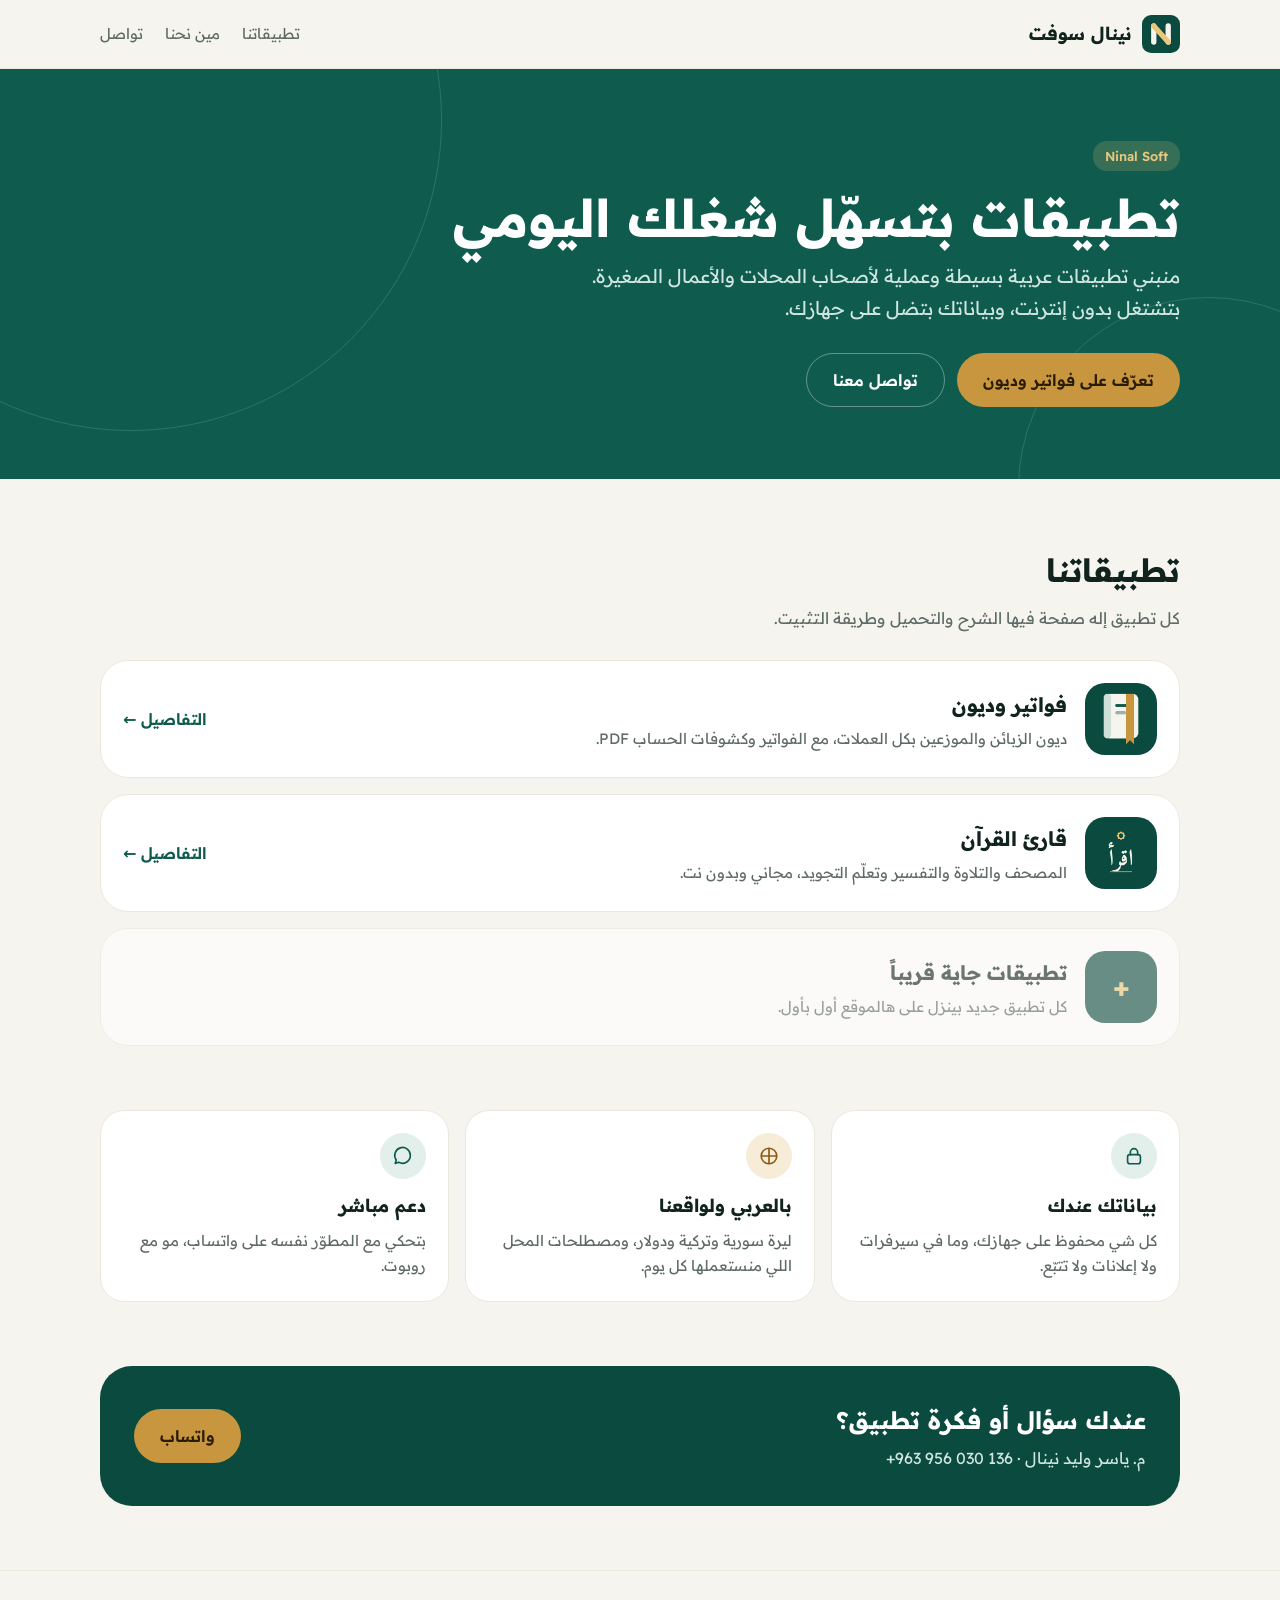
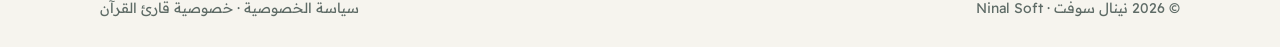
<file: index.html>
<!doctype html>
<html lang="ar" dir="rtl">
<head>
<meta charset="utf-8">
<meta name="viewport" content="width=device-width, initial-scale=1">
<title>نينال سوفت · Ninal Soft</title>
<meta name="description" content="نينال سوفت: تطبيقات عربية بسيطة وعملية لأصحاب المحلات والأعمال الصغيرة. أول تطبيقاتنا: فواتير وديون.">
<meta property="og:title" content="نينال سوفت · Ninal Soft">
<meta property="og:description" content="تطبيقات عربية عملية لأصحاب المحلات. أول تطبيقاتنا: فواتير وديون.">
<meta property="og:image" content="https://yasserninal120.github.io/assets/img/og-cover.png">
<link rel="icon" href="assets/img/favicon.png">
<link rel="apple-touch-icon" href="assets/img/apple-touch-icon.png">
<link rel="preconnect" href="https://fonts.googleapis.com">
<link rel="preconnect" href="https://fonts.gstatic.com" crossorigin>
<link href="https://fonts.googleapis.com/css2?family=Readex+Pro:wght@400;500;600;700&display=swap" rel="stylesheet">
<link rel="stylesheet" href="assets/site.css">
</head>
<body>
<header class="nav"><div class="wrap">
  <a class="brand" href="index.html"><svg class="logo" viewBox="0 0 100 100" aria-hidden="true"><rect width="100" height="100" rx="24" fill="#0B4A3F"/><rect x="24" y="22" width="14" height="56" rx="7" fill="#F6F4EE"/><rect x="62" y="22" width="14" height="56" rx="7" fill="#F6F4EE"/><path d="M31 29 L69 71" stroke="#E9C77B" stroke-width="14" stroke-linecap="round"/></svg>نينال سوفت</a>
  <nav class="links"><a href="#apps">تطبيقاتنا</a><a class="hide-sm" href="#about">مين نحنا</a><a href="#contact">تواصل</a></nav>
</div></header>

<div class="hero"><div class="wrap">
  <span class="chip" style="background:rgba(233,199,123,.18);color:var(--gold-light)">Ninal Soft</span>
  <h1>تطبيقات بتسهّل شغلك اليومي</h1>
  <p class="lead">منبني تطبيقات عربية بسيطة وعملية لأصحاب المحلات والأعمال الصغيرة. بتشتغل بدون إنترنت، وبياناتك بتضل على جهازك.</p>
  <div class="actions">
    <a class="btn btn-gold" href="debtbook/index.html">تعرّف على فواتير وديون</a>
    <a class="btn btn-ghost" href="#contact">تواصل معنا</a>
  </div>
</div></div>

<section id="apps"><div class="wrap">
  <h2 class="section-title">تطبيقاتنا</h2>
  <p class="section-sub">كل تطبيق إله صفحة فيها الشرح والتحميل وطريقة التثبيت.</p>
  <div class="grid">
    <a class="app-card" href="debtbook/index.html">
      <img src="assets/img/debtbook-icon.png" alt="أيقونة فواتير وديون" width="72" height="72">
      <div><h3>فواتير وديون</h3><p>ديون الزبائن والموزعين بكل العملات، مع الفواتير وكشوفات الحساب PDF.</p></div>
      <span class="go">التفاصيل ←</span>
    </a>
    <a class="app-card" href="quran/index.html">
      <img src="quran/img/quran-icon.png" alt="أيقونة قارئ القرآن" width="72" height="72">
      <div><h3>قارئ القرآن</h3><p>المصحف والتلاوة والتفسير وتعلّم التجويد، مجاني وبدون نت.</p></div>
      <span class="go">التفاصيل ←</span>
    </a>
    <div class="app-card soon" aria-disabled="true">
      <span class="brand-mark" style="width:72px;height:72px;border-radius:20px;font-size:28px">+</span>
      <div><h3>تطبيقات جاية قريباً</h3><p>كل تطبيق جديد بينزل على هالموقع أول بأول.</p></div>
    </div>
  </div>
</div></section>

<section id="about" style="padding-top:0"><div class="wrap">
  <div class="grid grid-3">
    <div class="card"><div class="ic"><svg width="22" height="22" viewBox="0 0 24 24" fill="none" stroke="currentColor" stroke-width="1.8" stroke-linecap="round" stroke-linejoin="round"><rect x="5" y="10.5" width="14" height="10" rx="2.5"/><path d="M8 10.5V8a4 4 0 0 1 8 0v2.5"/></svg></div><h3>بياناتك عندك</h3><p>كل شي محفوظ على جهازك، وما في سيرفرات ولا إعلانات ولا تتبّع.</p></div>
    <div class="card"><div class="ic gold"><svg width="22" height="22" viewBox="0 0 24 24" fill="none" stroke="currentColor" stroke-width="1.8" stroke-linecap="round" stroke-linejoin="round"><path d="M4 12h16M12 4v16"/><circle cx="12" cy="12" r="8.5"/></svg></div><h3>بالعربي ولواقعنا</h3><p>ليرة سورية وتركية ودولار، ومصطلحات المحل اللي منستعملها كل يوم.</p></div>
    <div class="card"><div class="ic"><svg width="22" height="22" viewBox="0 0 24 24" fill="none" stroke="currentColor" stroke-width="1.8" stroke-linecap="round" stroke-linejoin="round"><path d="M20 11.5a8.5 8.5 0 0 1-12.6 7.4L3.5 20l1.2-3.7A8.5 8.5 0 1 1 20 11.5z"/></svg></div><h3>دعم مباشر</h3><p>بتحكي مع المطوّر نفسه على واتساب، مو مع روبوت.</p></div>
  </div>
</div></section>

<section id="contact" style="padding-top:0"><div class="wrap">
  <div class="contact">
    <div><h2>عندك سؤال أو فكرة تطبيق؟</h2><p>م. ياسر وليد نينال · <span dir="ltr">+963 956 030 136</span></p></div>
    <div class="actions">
      <a class="btn btn-gold" href="https://wa.me/963956030136" target="_blank" rel="noopener">واتساب</a>
    </div>
  </div>
</div></section>

<footer><div class="wrap"><span>© 2026 نينال سوفت · Ninal Soft</span><span><a href="debtbook/privacy/index.html">سياسة الخصوصية</a> · <a href="quran/privacy/index.html">خصوصية قارئ القرآن</a></span></div></footer>
</body>
</html>
</file>
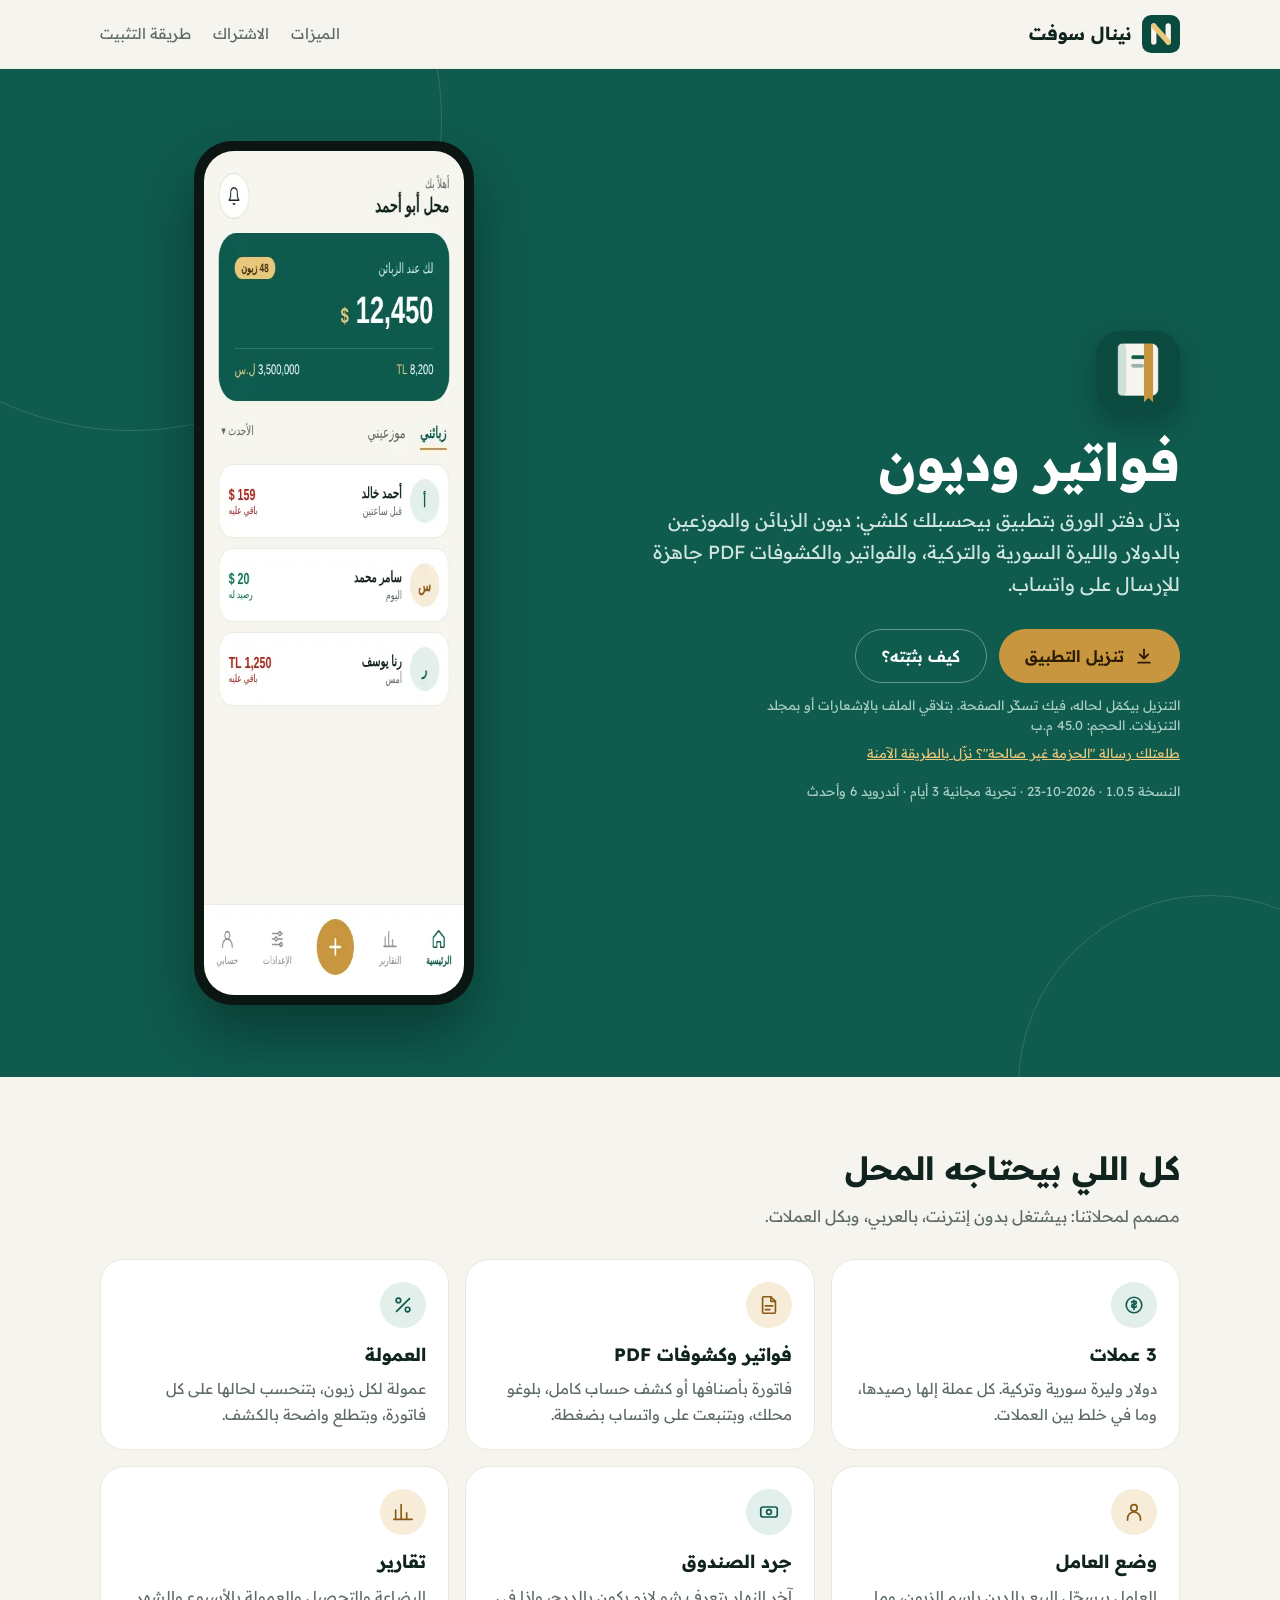
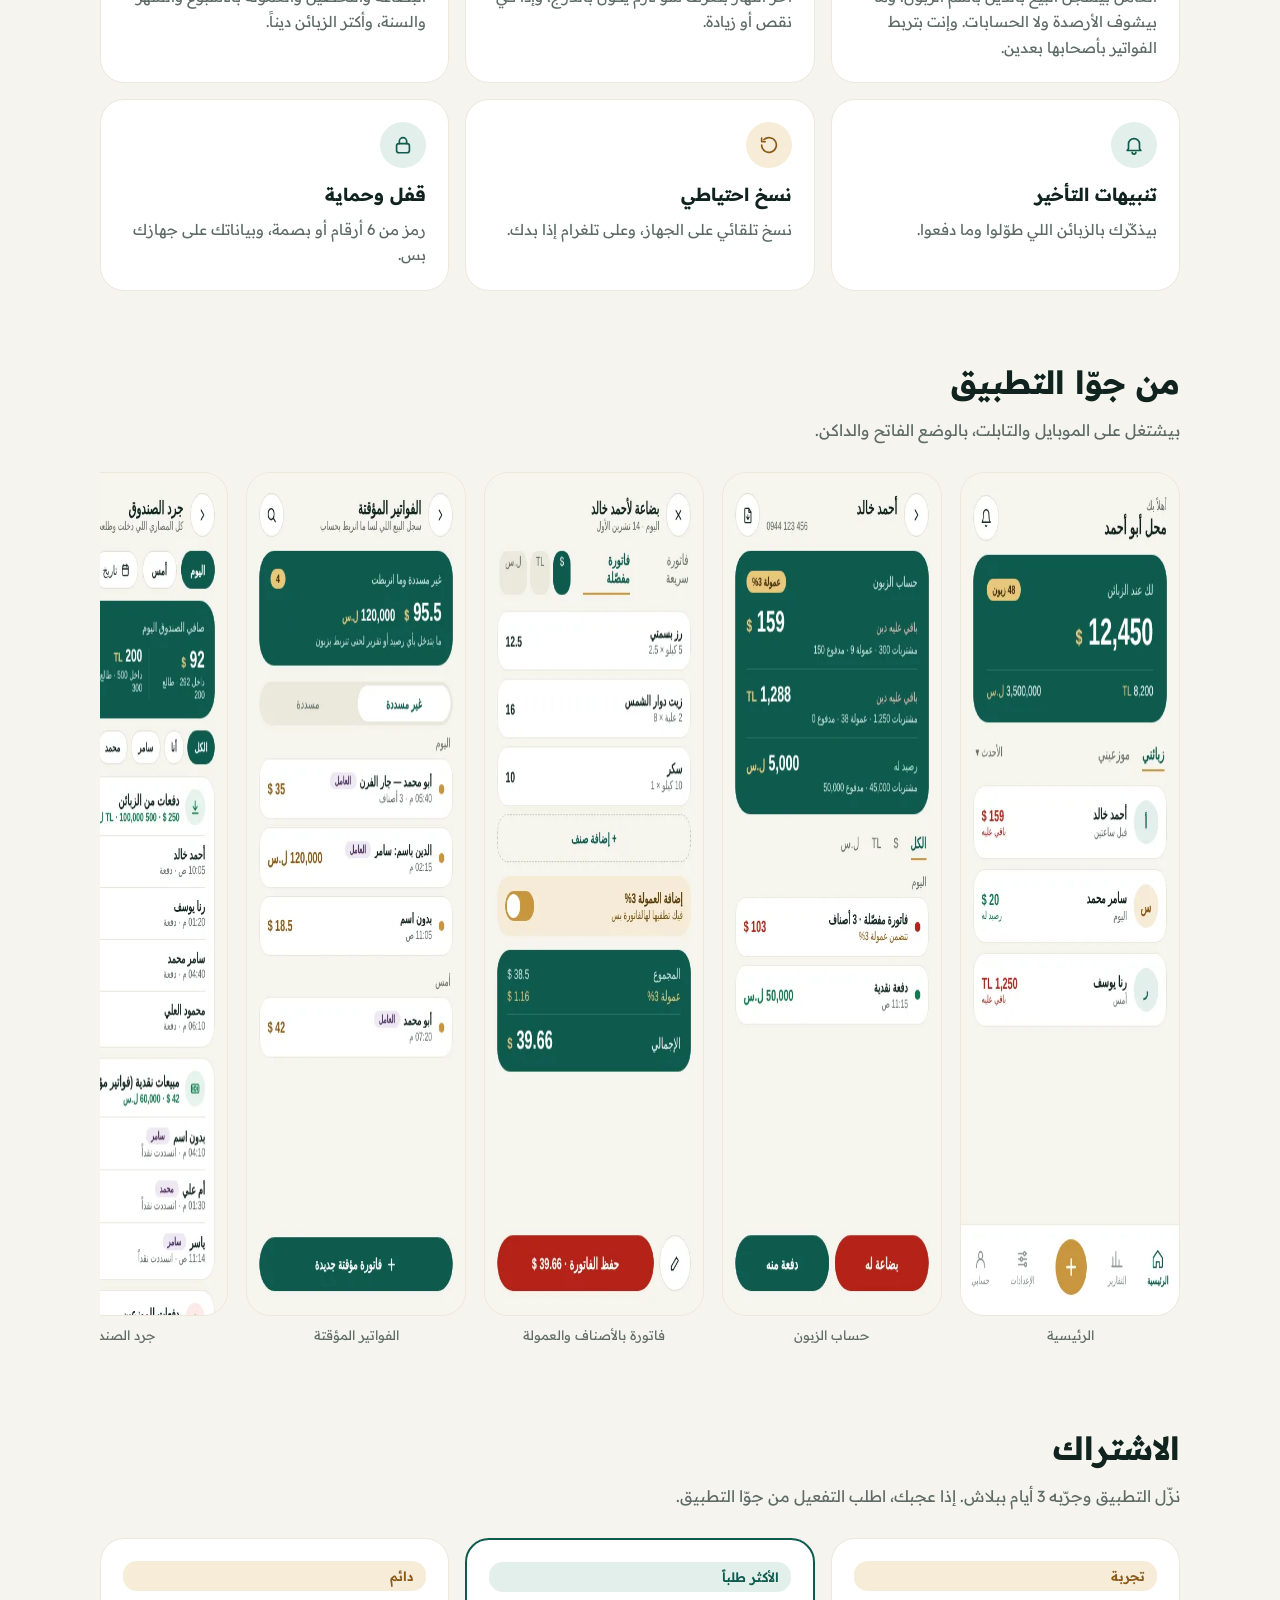
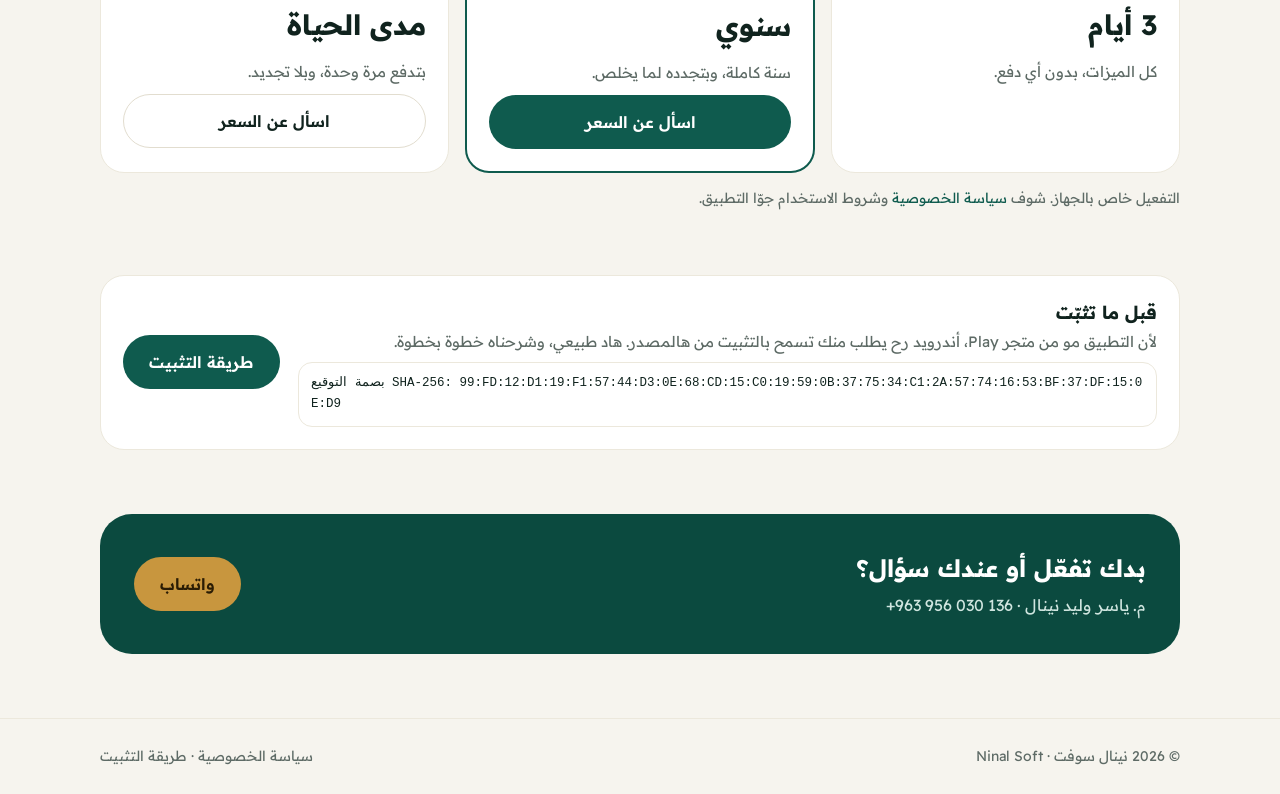
<file: debtbook/index.html>
<!doctype html>
<html lang="ar" dir="rtl">
<head>
<meta charset="utf-8">
<meta name="viewport" content="width=device-width, initial-scale=1">
<title>فواتير وديون · نينال سوفت</title>
<meta name="description" content="فواتير وديون: سجّل ديون الزبائن والموزعين بالدولار والليرة السورية والتركية، مع فواتير وكشوفات PDF، وفواتير مؤقتة ووضع العامل، وجرد الصندوق. بيشتغل بدون إنترنت.">
<meta property="og:title" content="فواتير وديون · نينال سوفت">
<meta property="og:description" content="ديون الزبائن والموزعين بكل العملات، فواتير وكشوفات PDF، ووضع العامل. بدون إنترنت.">
<meta property="og:image" content="https://yasserninal120.github.io/assets/img/og-debtbook.png">
<link rel="icon" href="../assets/img/debtbook-icon.png">
<link rel="apple-touch-icon" href="../assets/img/apple-touch-icon.png">
<link rel="preconnect" href="https://fonts.googleapis.com">
<link rel="preconnect" href="https://fonts.gstatic.com" crossorigin>
<link href="https://fonts.googleapis.com/css2?family=Readex+Pro:wght@400;500;600;700&display=swap" rel="stylesheet">
<link rel="stylesheet" href="../assets/site.css">
</head>
<body>
<header class="nav"><div class="wrap">
  <a class="brand" href="../index.html"><svg class="logo" viewBox="0 0 100 100" aria-hidden="true"><rect width="100" height="100" rx="24" fill="#0B4A3F"/><rect x="24" y="22" width="14" height="56" rx="7" fill="#F6F4EE"/><rect x="62" y="22" width="14" height="56" rx="7" fill="#F6F4EE"/><path d="M31 29 L69 71" stroke="#E9C77B" stroke-width="14" stroke-linecap="round"/></svg>نينال سوفت</a>
  <nav class="links"><a href="#features">الميزات</a><a class="hide-sm" href="#plans">الاشتراك</a><a href="install/index.html">طريقة التثبيت</a></nav>
</div></header>

<div class="hero"><div class="wrap app-hero">
  <div>
    <img class="icon" src="../assets/img/debtbook-icon.png" alt="أيقونة فواتير وديون" width="84" height="84">
    <h1>فواتير وديون</h1>
    <p class="lead">بدّل دفتر الورق بتطبيق بيحسبلك كلشي: ديون الزبائن والموزعين بالدولار والليرة السورية والتركية، والفواتير والكشوفات PDF جاهزة للإرسال على واتساب.</p>
    <div class="actions">
      <a class="btn btn-gold" id="dl" data-file="فواتير-وديون-" href="https://yasserninal120.github.io/debtbook/download/Fawater-wa-Duyoon-1.0.5.apk" download="فواتير-وديون-1.0.5.apk">
        <svg width="20" height="20" viewBox="0 0 24 24" fill="none" stroke="currentColor" stroke-width="2.2" stroke-linecap="round" stroke-linejoin="round"><path d="M12 4v11M7 10l5 5 5-5M5 20h14"/></svg>
        تنزيل التطبيق
      </a>
      <a class="btn btn-ghost" href="install/index.html">كيف بثبّته؟</a>
    </div>
    <p class="dl-note">التنزيل بيكمّل لحاله، فيك تسكّر الصفحة. بتلاقي الملف بالإشعارات أو بمجلد التنزيلات. الحجم: <span id="dlmb">45.0</span> م.ب</p>
    <a class="dl-safe" id="dlsafe" href="install/index.html#problems">طلعتلك رسالة "الحزمة غير صالحة"؟ نزّل بالطريقة الآمنة</a>
    <div class="dl-box" id="dlbox" hidden aria-live="polite"></div>
    <p class="meta" id="ver">تجربة مجانية 3 أيام · أندرويد 6 وأحدث</p>
  </div>
  <div class="phone"><img src="../assets/img/shot-home.webp" alt="الشاشة الرئيسية لفواتير وديون" width="390" height="844"></div>
</div></div>

<section id="features"><div class="wrap">
  <h2 class="section-title">كل اللي بيحتاجه المحل</h2>
  <p class="section-sub">مصمم لمحلاتنا: بيشتغل بدون إنترنت، بالعربي، وبكل العملات.</p>
  <div class="grid grid-3">
    <div class="card"><div class="ic"><svg width="22" height="22" viewBox="0 0 24 24" fill="none" stroke="currentColor" stroke-width="1.8" stroke-linecap="round"><circle cx="12" cy="12" r="8.5"/><path d="M12 7v10M9.5 9.5c0-1 1.1-1.8 2.5-1.8s2.5.8 2.5 1.8-1.1 1.6-2.5 1.8-2.5.8-2.5 1.8 1.1 1.8 2.5 1.8 2.5-.8 2.5-1.8"/></svg></div><h3>3 عملات</h3><p>دولار وليرة سورية وتركية. كل عملة إلها رصيدها، وما في خلط بين العملات.</p></div>
    <div class="card"><div class="ic gold"><svg width="22" height="22" viewBox="0 0 24 24" fill="none" stroke="currentColor" stroke-width="1.8" stroke-linecap="round" stroke-linejoin="round"><path d="M14 3H6a1 1 0 0 0-1 1v16a1 1 0 0 0 1 1h12a1 1 0 0 0 1-1V8z"/><path d="M14 3v5h5M8 13h8M8 17h5"/></svg></div><h3>فواتير وكشوفات PDF</h3><p>فاتورة بأصنافها أو كشف حساب كامل، بلوغو محلك، وبتنبعت على واتساب بضغطة.</p></div>
    <div class="card"><div class="ic"><svg width="22" height="22" viewBox="0 0 24 24" fill="none" stroke="currentColor" stroke-width="1.8" stroke-linecap="round"><path d="M19 5L5 19"/><circle cx="7" cy="7" r="2.5"/><circle cx="17" cy="17" r="2.5"/></svg></div><h3>العمولة</h3><p>عمولة لكل زبون، بتنحسب لحالها على كل فاتورة، وبتطلع واضحة بالكشف.</p></div>
    <div class="card"><div class="ic gold"><svg width="22" height="22" viewBox="0 0 24 24" fill="none" stroke="currentColor" stroke-width="1.8" stroke-linecap="round" stroke-linejoin="round"><circle cx="12" cy="7.5" r="3.5"/><path d="M5 21v-2a7 7 0 0 1 14 0v2"/></svg></div><h3>وضع العامل</h3><p>العامل بيسجّل البيع بالدين باسم الزبون، وما بيشوف الأرصدة ولا الحسابات. وإنت بتربط الفواتير بأصحابها بعدين.</p></div>
    <div class="card"><div class="ic"><svg width="22" height="22" viewBox="0 0 24 24" fill="none" stroke="currentColor" stroke-width="1.8" stroke-linecap="round"><rect x="3" y="6.5" width="18" height="11" rx="2.5"/><circle cx="12" cy="12" r="2.6"/></svg></div><h3>جرد الصندوق</h3><p>آخر النهار بتعرف شو لازم يكون بالدرج، وإذا في نقص أو زيادة.</p></div>
    <div class="card"><div class="ic gold"><svg width="22" height="22" viewBox="0 0 24 24" fill="none" stroke="currentColor" stroke-width="1.8" stroke-linecap="round"><path d="M4 20V10M10 20V4M16 20v-7M22 20H2"/></svg></div><h3>تقارير</h3><p>البضاعة والتحصيل والعمولة بالأسبوع والشهر والسنة، وأكتر الزبائن ديناً.</p></div>
    <div class="card"><div class="ic"><svg width="22" height="22" viewBox="0 0 24 24" fill="none" stroke="currentColor" stroke-width="1.8" stroke-linecap="round" stroke-linejoin="round"><path d="M6 16V11a6 6 0 0 1 12 0v5l1.5 2h-15z"/><path d="M10 20a2 2 0 0 0 4 0"/></svg></div><h3>تنبيهات التأخير</h3><p>بيذكّرك بالزبائن اللي طوّلوا وما دفعوا.</p></div>
    <div class="card"><div class="ic gold"><svg width="22" height="22" viewBox="0 0 24 24" fill="none" stroke="currentColor" stroke-width="1.8" stroke-linecap="round" stroke-linejoin="round"><path d="M4 12a8 8 0 1 0 2.5-5.8"/><path d="M4 4.5v4h4"/></svg></div><h3>نسخ احتياطي</h3><p>نسخ تلقائي على الجهاز، وعلى تلغرام إذا بدك.</p></div>
    <div class="card"><div class="ic"><svg width="22" height="22" viewBox="0 0 24 24" fill="none" stroke="currentColor" stroke-width="1.8" stroke-linecap="round" stroke-linejoin="round"><rect x="5" y="10.5" width="14" height="10" rx="2.5"/><path d="M8 10.5V8a4 4 0 0 1 8 0v2.5"/></svg></div><h3>قفل وحماية</h3><p>رمز من 6 أرقام أو بصمة، وبياناتك على جهازك بس.</p></div>
  </div>
</div></section>

<section style="padding-top:0"><div class="wrap">
  <h2 class="section-title">من جوّا التطبيق</h2>
  <p class="section-sub">بيشتغل على الموبايل والتابلت، بالوضع الفاتح والداكن.</p>
  <div class="shots">
    <figure><img src="../assets/img/shot-home.webp" alt="الرئيسية" loading="lazy" width="390" height="844"><figcaption>الرئيسية</figcaption></figure>
    <figure><img src="../assets/img/shot-customer.webp" alt="حساب الزبون" loading="lazy" width="390" height="844"><figcaption>حساب الزبون</figcaption></figure>
    <figure><img src="../assets/img/shot-invoice.webp" alt="فاتورة جديدة" loading="lazy" width="390" height="844"><figcaption>فاتورة بالأصناف والعمولة</figcaption></figure>
    <figure><img src="../assets/img/shot-temp.webp" alt="الفواتير المؤقتة" loading="lazy" width="390" height="844"><figcaption>الفواتير المؤقتة</figcaption></figure>
    <figure><img src="../assets/img/shot-cash.webp" alt="جرد الصندوق" loading="lazy" width="390" height="844"><figcaption>جرد الصندوق</figcaption></figure>
    <figure><img src="../assets/img/shot-reports.webp" alt="التقارير" loading="lazy" width="390" height="844"><figcaption>التقارير</figcaption></figure>
  </div>
</div></section>

<section id="plans" style="padding-top:0"><div class="wrap">
  <h2 class="section-title">الاشتراك</h2>
  <p class="section-sub">نزّل التطبيق وجرّبه 3 أيام ببلاش. إذا عجبك، اطلب التفعيل من جوّا التطبيق.</p>
  <div class="grid grid-3">
    <div class="card price"><span class="chip">تجربة</span><div class="amount">3 أيام</div><p>كل الميزات، بدون أي دفع.</p></div>
    <div class="card price featured"><span class="chip" style="background:var(--tint);color:var(--primary)">الأكثر طلباً</span><div class="amount">سنوي</div><p>سنة كاملة، وبتجدده لما يخلص.</p><a class="btn btn-primary" href="https://wa.me/963956030136?text=%D9%85%D8%B1%D8%AD%D8%A8%D8%A7%D8%8C%20%D8%A8%D8%AF%D9%8A%20%D8%A3%D8%B9%D8%B1%D9%81%20%D8%B3%D8%B9%D8%B1%20%D8%A7%D8%B4%D8%AA%D8%B1%D8%A7%D9%83%20%D9%81%D9%88%D8%A7%D8%AA%D9%8A%D8%B1%20%D9%88%D8%AF%D9%8A%D9%88%D9%86" target="_blank" rel="noopener">اسأل عن السعر</a></div>
    <div class="card price"><span class="chip">دائم</span><div class="amount">مدى الحياة</div><p>بتدفع مرة وحدة، وبلا تجديد.</p><a class="btn btn-outline" href="https://wa.me/963956030136?text=%D9%85%D8%B1%D8%AD%D8%A8%D8%A7%D8%8C%20%D8%A8%D8%AF%D9%8A%20%D8%A3%D8%B9%D8%B1%D9%81%20%D8%B3%D8%B9%D8%B1%20%D8%A7%D8%B4%D8%AA%D8%B1%D8%A7%D9%83%20%D9%81%D9%88%D8%A7%D8%AA%D9%8A%D8%B1%20%D9%88%D8%AF%D9%8A%D9%88%D9%86" target="_blank" rel="noopener">اسأل عن السعر</a></div>
  </div>
  <p class="section-sub" style="margin:14px 0 0;font-size:14px">التفعيل خاص بالجهاز. شوف <a href="privacy/index.html" style="color:var(--primary)">سياسة الخصوصية</a> وشروط الاستخدام جوّا التطبيق.</p>
</div></section>

<section style="padding-top:0"><div class="wrap">
  <div class="card" style="display:flex;flex-wrap:wrap;gap:18px;align-items:center">
    <div style="flex:1;min-width:240px"><h3 style="margin:0">قبل ما تثبّت</h3><p>لأن التطبيق مو من متجر Play، أندرويد رح يطلب منك تسمح بالتثبيت من هالمصدر. هاد طبيعي، وشرحناه خطوة بخطوة.</p>
      <span class="mono fp" id="fp" hidden></span></div>
    <a class="btn btn-primary" href="install/index.html">طريقة التثبيت</a>
  </div>
</div></section>

<section id="contact" style="padding-top:0"><div class="wrap">
  <div class="contact">
    <div><h2>بدك تفعّل أو عندك سؤال؟</h2><p>م. ياسر وليد نينال · <span dir="ltr">+963 956 030 136</span></p></div>
    <div class="actions"><a class="btn btn-gold" href="https://wa.me/963956030136" target="_blank" rel="noopener">واتساب</a></div>
  </div>
</div></section>

<footer><div class="wrap"><span>© 2026 نينال سوفت · Ninal Soft</span><span><a href="privacy/index.html">سياسة الخصوصية</a> · <a href="install/index.html">طريقة التثبيت</a></span></div></footer>

<script>
// Version, date and signing fingerprint from version.json (same file the app checks for updates). The button, size and safe download: ../assets/downloader.js.
fetch('version.json', {cache: 'no-store'}).then(r => r.ok ? r.json() : null).then(v => {
  if (!v) return;
  document.getElementById('ver').textContent =
    'النسخة ' + v.version + ' · ' + v.date + ' · تجربة مجانية 3 أيام · أندرويد 6 وأحدث';
  if (v.sha256) { const fp = document.getElementById('fp'); fp.hidden = false; fp.textContent = 'بصمة التوقيع SHA-256: ' + v.sha256; }
}).catch(() => {});
</script>
<script src="../assets/downloader.js"></script>
</body>
</html>
</file>
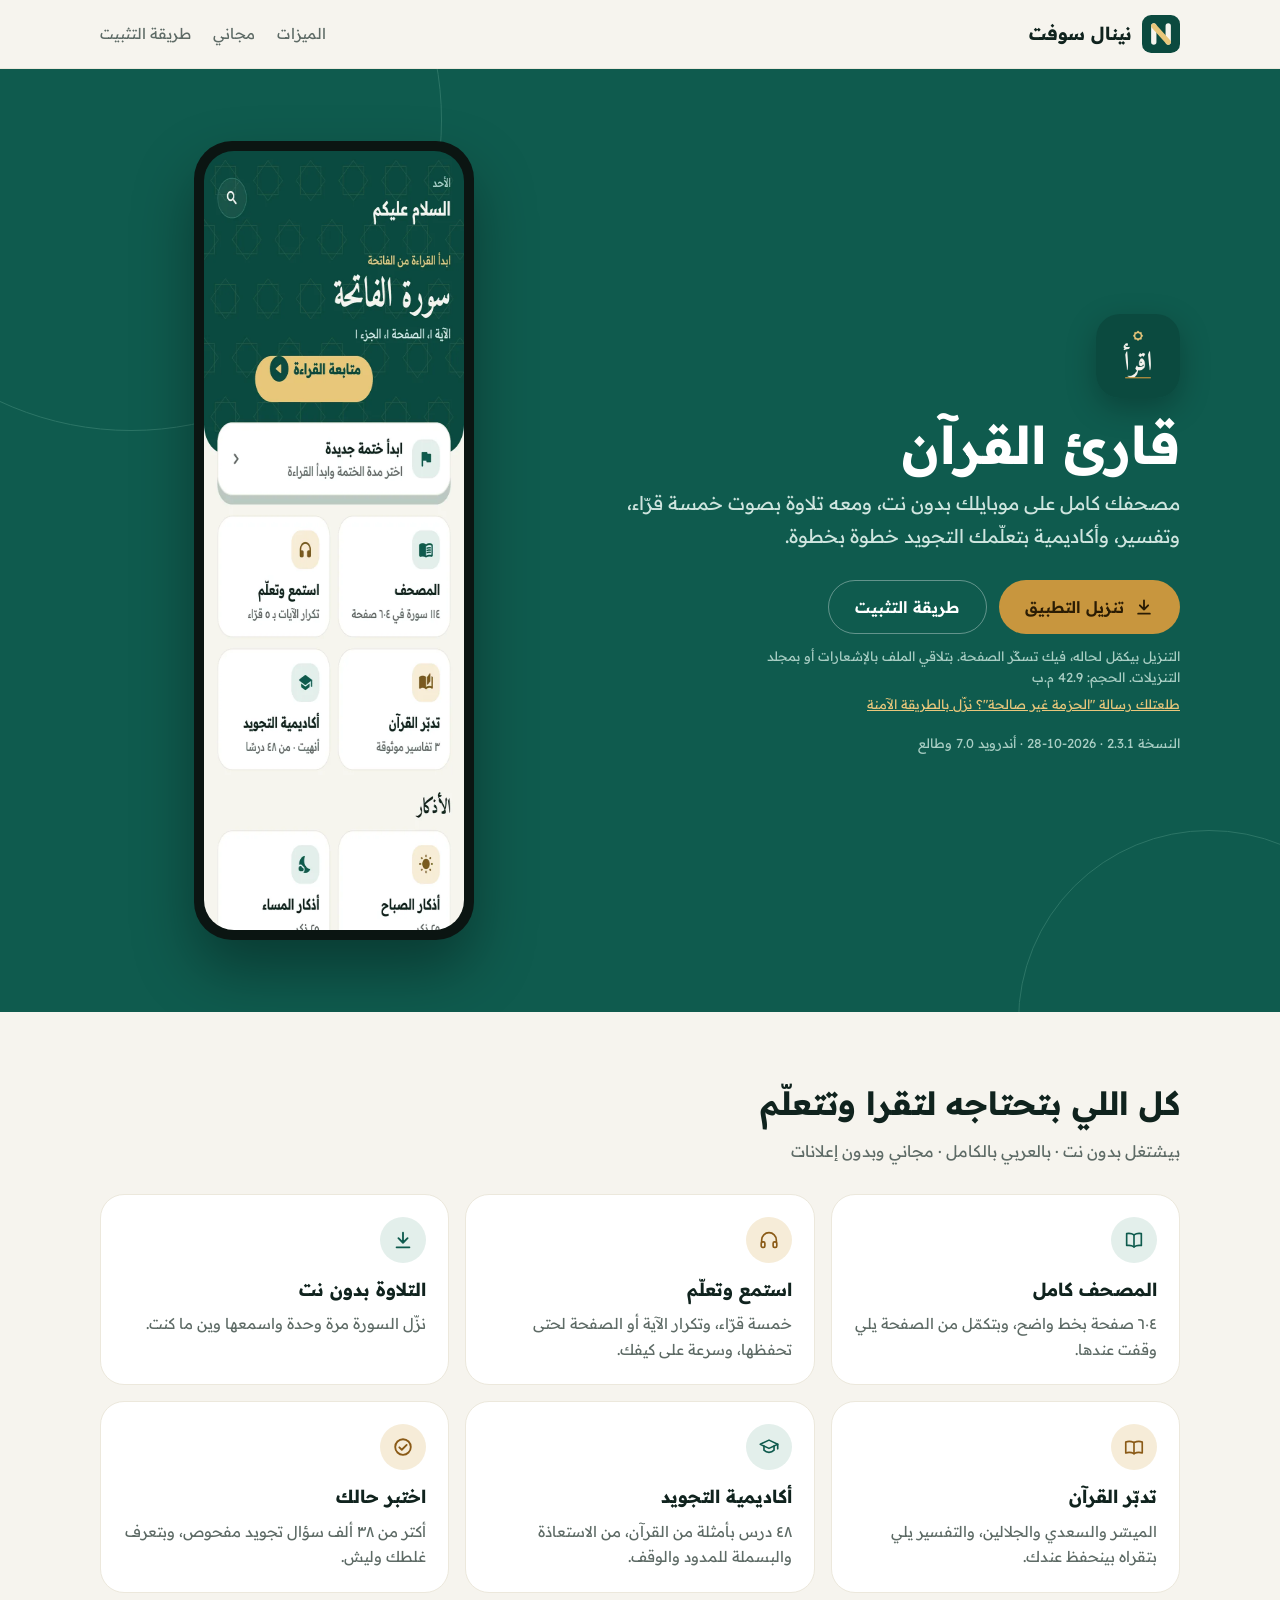
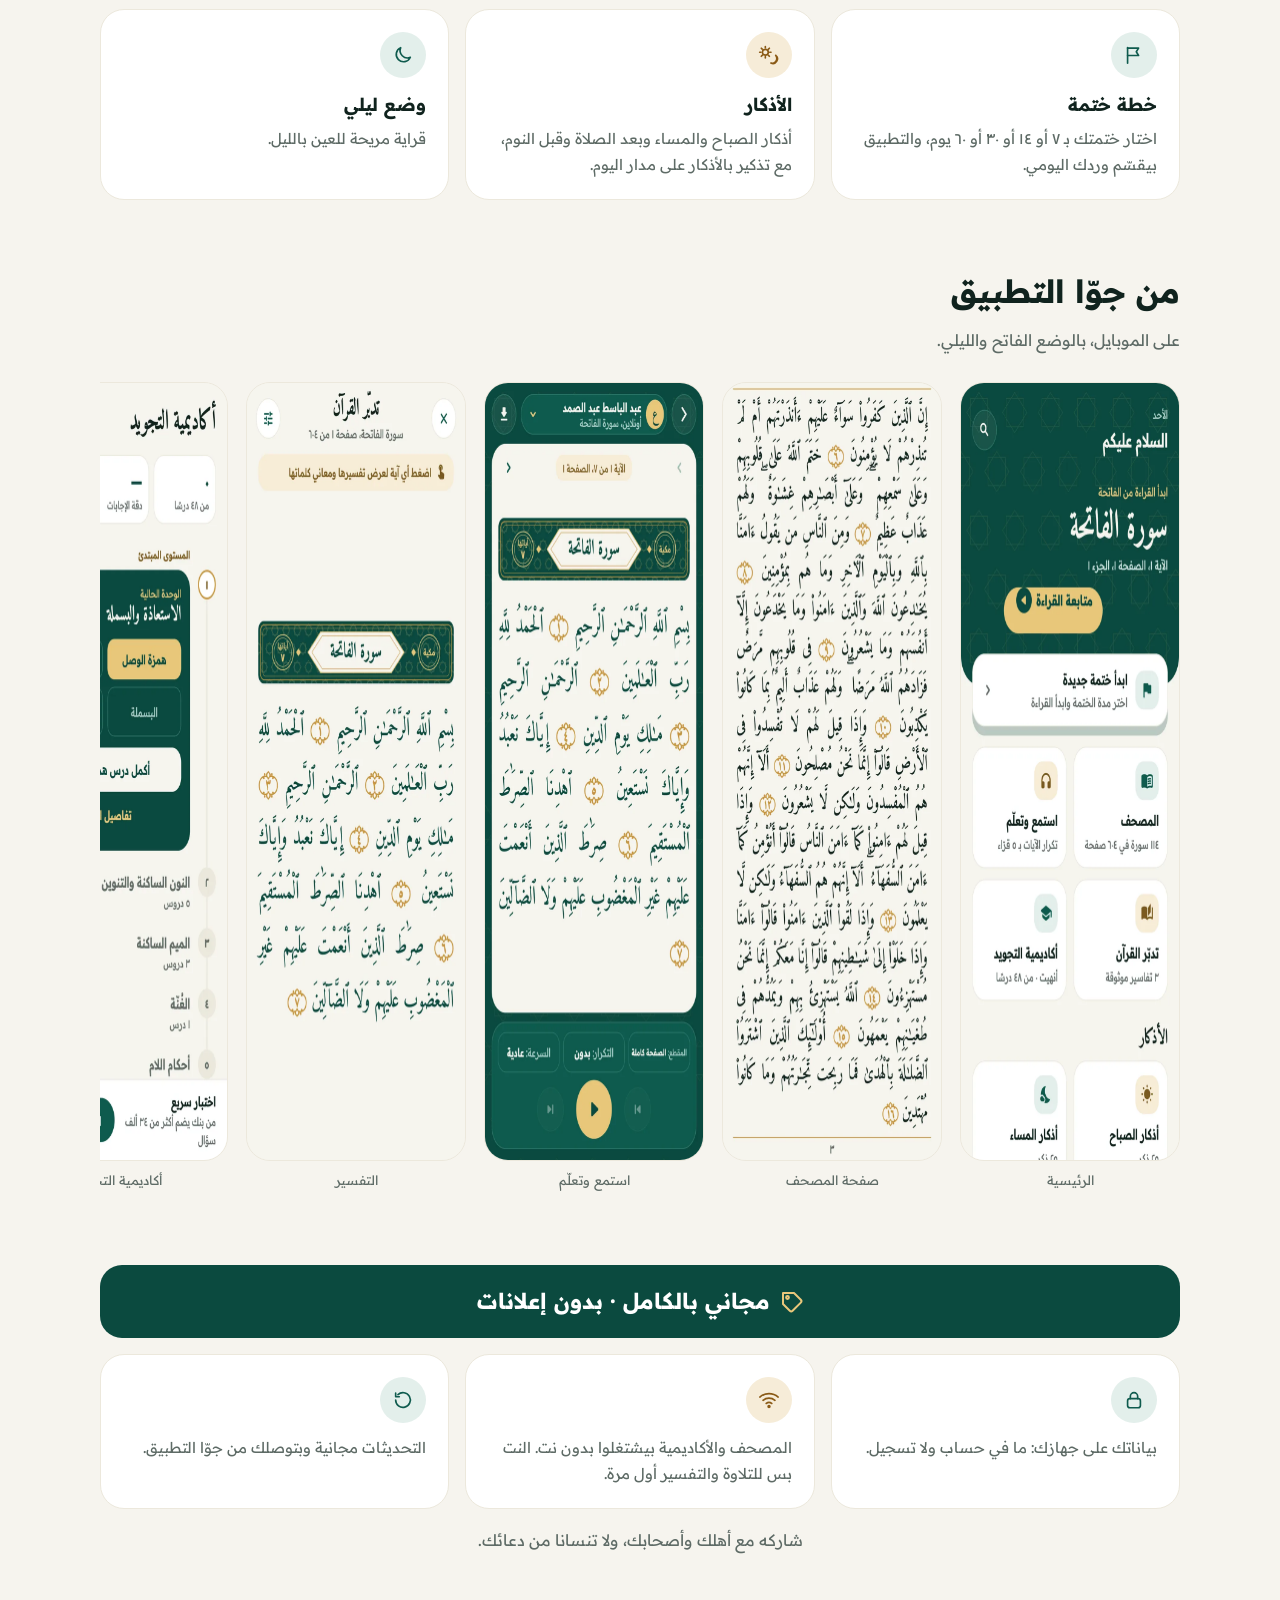
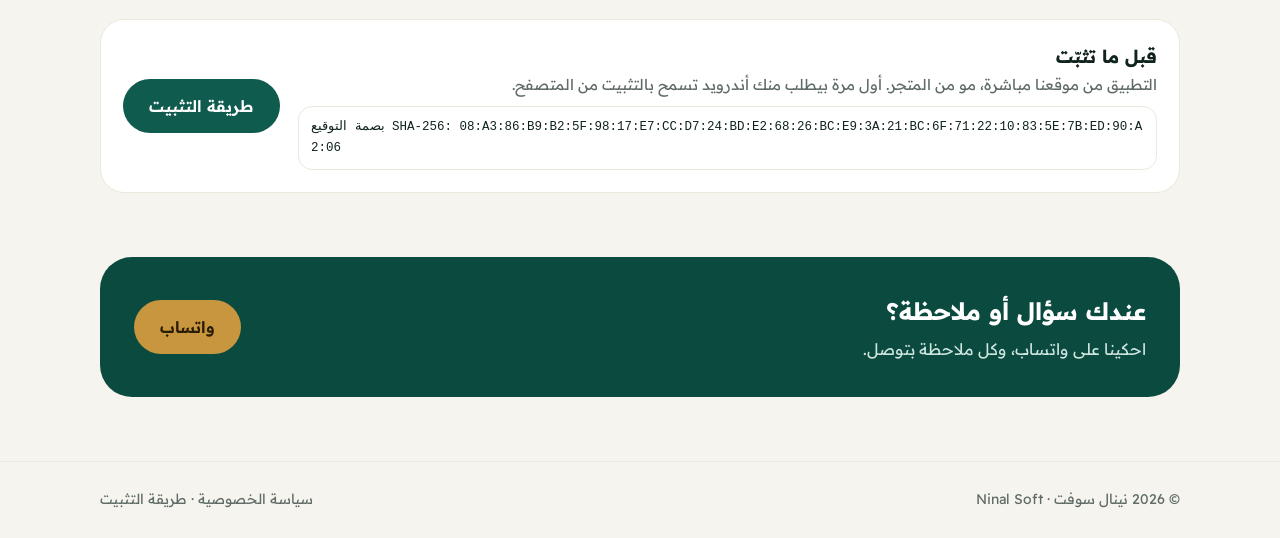
<file: quran/index.html>
<!doctype html>
<html lang="ar" dir="rtl">
<head>
<meta charset="utf-8">
<meta name="viewport" content="width=device-width, initial-scale=1">
<title>قارئ القرآن · نينال سوفت</title>
<meta name="description" content="قارئ القرآن: مصحفك كامل على موبايلك بدون نت، ومعه تلاوة بصوت خمسة قرّاء، وتفسير، وأكاديمية بتعلّمك التجويد خطوة بخطوة. مجاني وبدون إعلانات.">
<meta property="og:title" content="قارئ القرآن · نينال سوفت">
<meta property="og:description" content="المصحف والتلاوة والتفسير والتجويد، بدون نت. مجاني وبدون إعلانات.">
<meta property="og:image" content="https://yasserninal120.github.io/quran/img/og-quran.png">
<meta property="og:url" content="https://yasserninal120.github.io/quran/">
<meta property="og:type" content="website">
<meta name="twitter:card" content="summary_large_image">
<link rel="icon" href="img/quran-icon.png">
<link rel="apple-touch-icon" href="img/quran-icon.png">
<link rel="preconnect" href="https://fonts.googleapis.com">
<link rel="preconnect" href="https://fonts.gstatic.com" crossorigin>
<link href="https://fonts.googleapis.com/css2?family=Readex+Pro:wght@400;500;600;700&display=swap" rel="stylesheet">
<link rel="stylesheet" href="../assets/site.css">
<style>
.free-band{display:flex;align-items:center;justify-content:center;gap:10px;background:var(--primary-deep);color:#fff;border-radius:22px;padding:18px 20px;font-size:clamp(18px,2.4vw,22px);font-weight:700;margin-bottom:16px}
.free-band svg{color:var(--gold-light);flex:none}
.free-note{margin:18px 0 0;text-align:center;color:var(--muted);font-size:16px}
</style>
</head>
<body>
<header class="nav"><div class="wrap">
  <a class="brand" href="../index.html"><svg class="logo" viewBox="0 0 100 100" aria-hidden="true"><rect width="100" height="100" rx="24" fill="#0B4A3F"/><rect x="24" y="22" width="14" height="56" rx="7" fill="#F6F4EE"/><rect x="62" y="22" width="14" height="56" rx="7" fill="#F6F4EE"/><path d="M31 29 L69 71" stroke="#E9C77B" stroke-width="14" stroke-linecap="round"/></svg>نينال سوفت</a>
  <nav class="links"><a href="#features">الميزات</a><a class="hide-sm" href="#free">مجاني</a><a href="install/index.html">طريقة التثبيت</a></nav>
</div></header>

<div class="hero"><div class="wrap app-hero">
  <div>
    <img class="icon" src="img/quran-icon.png" alt="أيقونة قارئ القرآن" width="84" height="84">
    <h1>قارئ القرآن</h1>
    <p class="lead">مصحفك كامل على موبايلك بدون نت، ومعه تلاوة بصوت خمسة قرّاء، وتفسير، وأكاديمية بتعلّمك التجويد خطوة بخطوة.</p>
    <div class="actions">
      <a class="btn btn-gold" id="dl" data-file="قارئ-القرآن-" href="https://yasserninal120.github.io/quran/download/Qari-Al-Quran-2.3.1.apk" download="قارئ-القرآن-2.3.1.apk">
        <svg width="20" height="20" viewBox="0 0 24 24" fill="none" stroke="currentColor" stroke-width="2.2" stroke-linecap="round" stroke-linejoin="round"><path d="M12 4v11M7 10l5 5 5-5M5 20h14"/></svg>
        تنزيل التطبيق
      </a>
      <a class="btn btn-ghost" href="install/index.html">طريقة التثبيت</a>
    </div>
    <p class="dl-note">التنزيل بيكمّل لحاله، فيك تسكّر الصفحة. بتلاقي الملف بالإشعارات أو بمجلد التنزيلات. الحجم: <span id="dlmb">42.9</span> م.ب</p>
    <a class="dl-safe" id="dlsafe" href="install/index.html#problems">طلعتلك رسالة "الحزمة غير صالحة"؟ نزّل بالطريقة الآمنة</a>
    <div class="dl-box" id="dlbox" hidden aria-live="polite"></div>
    <p class="meta" id="ver">النسخة 2.3.1 · 2026-10-28 · أندرويد 7.0 وطالع</p>
  </div>
  <div class="phone"><img src="img/shot-home.webp" alt="الشاشة الرئيسية لقارئ القرآن" width="360" height="779"></div>
</div></div>

<section id="features"><div class="wrap">
  <h2 class="section-title">كل اللي بتحتاجه لتقرا وتتعلّم</h2>
  <p class="section-sub">بيشتغل بدون نت · بالعربي بالكامل · مجاني وبدون إعلانات</p>
  <div class="grid grid-3">
    <div class="card"><div class="ic"><svg width="22" height="22" viewBox="0 0 24 24" fill="none" stroke="currentColor" stroke-width="1.8" stroke-linecap="round" stroke-linejoin="round"><path d="M12 6.5C10 5 7 4.5 4 5v13c3-.5 6 0 8 1.5 2-1.5 5-2 8-1.5V5c-3-.5-6 0-8 1.5z"/><path d="M12 6.5v13"/></svg></div><h3>المصحف كامل</h3><p>٦٠٤ صفحة بخط واضح، وبتكمّل من الصفحة يلي وقفت عندها.</p></div>
    <div class="card"><div class="ic gold"><svg width="22" height="22" viewBox="0 0 24 24" fill="none" stroke="currentColor" stroke-width="1.8" stroke-linecap="round" stroke-linejoin="round"><path d="M4 15v-3a8 8 0 0 1 16 0v3"/><rect x="3.5" y="14" width="4" height="6" rx="1.5"/><rect x="16.5" y="14" width="4" height="6" rx="1.5"/></svg></div><h3>استمع وتعلّم</h3><p>خمسة قرّاء، وتكرار الآية أو الصفحة لحتى تحفظها، وسرعة على كيفك.</p></div>
    <div class="card"><div class="ic"><svg width="22" height="22" viewBox="0 0 24 24" fill="none" stroke="currentColor" stroke-width="2" stroke-linecap="round" stroke-linejoin="round"><path d="M12 4v11M7 10l5 5 5-5M5 20h14"/></svg></div><h3>التلاوة بدون نت</h3><p>نزّل السورة مرة وحدة واسمعها وين ما كنت.</p></div>
    <div class="card"><div class="ic gold"><svg width="22" height="22" viewBox="0 0 24 24" fill="none" stroke="currentColor" stroke-width="1.8" stroke-linecap="round" stroke-linejoin="round"><path d="M3 6.5C5.5 5.5 8.5 5.5 12 7c3.5-1.5 6.5-1.5 9-.5v12c-2.5-1-5.5-1-9 .5-3.5-1.5-6.5-1.5-9-.5z"/><path d="M12 7v12.5"/></svg></div><h3>تدبّر القرآن</h3><p>الميسّر والسعدي والجلالين، والتفسير يلي بتقراه بينحفظ عندك.</p></div>
    <div class="card"><div class="ic"><svg width="22" height="22" viewBox="0 0 24 24" fill="none" stroke="currentColor" stroke-width="1.8" stroke-linecap="round" stroke-linejoin="round"><path d="M2.5 9 12 4.5 21.5 9 12 13.5z"/><path d="M6.5 11v4.5c1.5 1.5 3.5 2.3 5.5 2.3s4-.8 5.5-2.3V11M21.5 9v5"/></svg></div><h3>أكاديمية التجويد</h3><p>٤٨ درس بأمثلة من القرآن، من الاستعاذة والبسملة للمدود والوقف.</p></div>
    <div class="card"><div class="ic gold"><svg width="22" height="22" viewBox="0 0 24 24" fill="none" stroke="currentColor" stroke-width="2" stroke-linecap="round" stroke-linejoin="round"><circle cx="12" cy="12" r="8.5"/><path d="m8 12.3 2.7 2.7L16 9.7"/></svg></div><h3>اختبر حالك</h3><p>أكتر من ٣٨ ألف سؤال تجويد مفحوص، وبتعرف غلطك وليش.</p></div>
    <div class="card"><div class="ic"><svg width="22" height="22" viewBox="0 0 24 24" fill="none" stroke="currentColor" stroke-width="1.8" stroke-linecap="round" stroke-linejoin="round"><path d="M5 21V4"/><path d="M5 4.5h12l-2.5 4 2.5 4H5"/></svg></div><h3>خطة ختمة</h3><p>اختار ختمتك بـ ٧ أو ١٤ أو ٣٠ أو ٦٠ يوم، والتطبيق بيقسّم وردك اليومي.</p></div>
    <div class="card"><div class="ic gold"><svg width="22" height="22" viewBox="0 0 24 24" fill="none" stroke="currentColor" stroke-width="1.8" stroke-linecap="round" stroke-linejoin="round"><circle cx="8" cy="9" r="3.2"/><path d="M8 2.8v1.4M8 13.8v1.4M1.8 9h1.4M12.8 9h1.4M3.6 4.6l1 1M11.4 12.4l1 1M3.6 13.4l1-1M11.4 5.6l1-1"/><path d="M20.5 15.5A5 5 0 0 1 14 20.8a5 5 0 0 0 5.3-8.4 5 5 0 0 1 1.2 3.1z"/></svg></div><h3>الأذكار</h3><p>أذكار الصباح والمساء وبعد الصلاة وقبل النوم، مع تذكير بالأذكار على مدار اليوم.</p></div>
    <div class="card"><div class="ic"><svg width="22" height="22" viewBox="0 0 24 24" fill="none" stroke="currentColor" stroke-width="1.8" stroke-linecap="round" stroke-linejoin="round"><path d="M20 14.5A8 8 0 0 1 9.5 4a8 8 0 1 0 10.5 10.5z"/></svg></div><h3>وضع ليلي</h3><p>قراية مريحة للعين بالليل.</p></div>
  </div>
</div></section>

<section style="padding-top:0"><div class="wrap">
  <h2 class="section-title">من جوّا التطبيق</h2>
  <p class="section-sub">على الموبايل، بالوضع الفاتح والليلي.</p>
  <div class="shots">
    <figure><img src="img/shot-home.webp" alt="الرئيسية" loading="lazy" width="360" height="779"><figcaption>الرئيسية</figcaption></figure>
    <figure><img src="img/shot-reader.webp" alt="صفحة المصحف" loading="lazy" width="360" height="779"><figcaption>صفحة المصحف</figcaption></figure>
    <figure><img src="img/shot-listen.webp" alt="استمع وتعلّم" loading="lazy" width="360" height="779"><figcaption>استمع وتعلّم</figcaption></figure>
    <figure><img src="img/shot-tafsir.webp" alt="التفسير" loading="lazy" width="360" height="779"><figcaption>التفسير</figcaption></figure>
    <figure><img src="img/shot-academy.webp" alt="أكاديمية التجويد" loading="lazy" width="360" height="779"><figcaption>أكاديمية التجويد</figcaption></figure>
    <figure><img src="img/shot-quiz.webp" alt="اختبارات التجويد" loading="lazy" width="360" height="779"><figcaption>اختبارات التجويد</figcaption></figure>
    <figure><img src="img/shot-khatma.webp" alt="خطة الختمة" loading="lazy" width="360" height="779"><figcaption>خطة الختمة</figcaption></figure>
    <figure><img src="img/shot-dark.webp" alt="الوضع الليلي" loading="lazy" width="360" height="779"><figcaption>الوضع الليلي</figcaption></figure>
  </div>
</div></section>

<section id="free" style="padding-top:0"><div class="wrap">
  <div class="free-band"><svg width="24" height="24" viewBox="0 0 24 24" fill="none" stroke="currentColor" stroke-width="2" stroke-linecap="round" stroke-linejoin="round" aria-hidden="true"><path d="M20.8 12.6 12.6 20.8a2 2 0 0 1-2.8 0L3 14V3h11l6.8 6.8a2 2 0 0 1 0 2.8z"/><circle cx="7.5" cy="7.5" r="1.4"/></svg>مجاني بالكامل · بدون إعلانات</div>
  <div class="grid grid-3">
    <div class="card"><div class="ic"><svg width="22" height="22" viewBox="0 0 24 24" fill="none" stroke="currentColor" stroke-width="1.8" stroke-linecap="round" stroke-linejoin="round"><rect x="5" y="10.5" width="14" height="10" rx="2.5"/><path d="M8 10.5V8a4 4 0 0 1 8 0v2.5"/></svg></div><p style="margin-top:12px">بياناتك على جهازك: ما في حساب ولا تسجيل.</p></div>
    <div class="card"><div class="ic gold"><svg width="22" height="22" viewBox="0 0 24 24" fill="none" stroke="currentColor" stroke-width="1.8" stroke-linecap="round" stroke-linejoin="round"><path d="M2 8.8a15 15 0 0 1 20 0M5.5 12.3a10 10 0 0 1 13 0M9 15.8a5 5 0 0 1 6 0"/><circle cx="12" cy="19.2" r="1"/></svg></div><p style="margin-top:12px">المصحف والأكاديمية بيشتغلوا بدون نت. النت بس للتلاوة والتفسير أول مرة.</p></div>
    <div class="card"><div class="ic"><svg width="22" height="22" viewBox="0 0 24 24" fill="none" stroke="currentColor" stroke-width="1.8" stroke-linecap="round" stroke-linejoin="round"><path d="M4 12a8 8 0 1 0 2.5-5.8"/><path d="M4 4.5v4h4"/></svg></div><p style="margin-top:12px">التحديثات مجانية وبتوصلك من جوّا التطبيق.</p></div>
  </div>
  <p class="free-note">شاركه مع أهلك وأصحابك، ولا تنسانا من دعائك.</p>
</div></section>

<section style="padding-top:0"><div class="wrap">
  <div class="card" style="display:flex;flex-wrap:wrap;gap:18px;align-items:center">
    <div style="flex:1;min-width:240px"><h3 style="margin:0">قبل ما تثبّت</h3><p>التطبيق من موقعنا مباشرة، مو من المتجر. أول مرة بيطلب منك أندرويد تسمح بالتثبيت من المتصفح.</p>
      <span class="mono fp" id="fp">بصمة التوقيع SHA-256: 08:A3:86:B9:B2:5F:98:17:E7:CC:D7:24:BD:E2:68:26:BC:E9:3A:21:BC:6F:71:22:10:83:5E:7B:ED:90:A2:06</span></div>
    <a class="btn btn-primary" href="install/index.html">طريقة التثبيت</a>
  </div>
</div></section>

<section id="contact" style="padding-top:0"><div class="wrap">
  <div class="contact">
    <div><h2>عندك سؤال أو ملاحظة؟</h2><p>احكينا على واتساب، وكل ملاحظة بتوصل.</p></div>
    <div class="actions"><a class="btn btn-gold" href="https://wa.me/963956030136?text=%D8%A7%D9%84%D8%B3%D9%84%D8%A7%D9%85%20%D8%B9%D9%84%D9%8A%D9%83%D9%85%D8%8C%20%D8%A8%D8%AE%D8%B5%D9%88%D8%B5%20%D8%AA%D8%B7%D8%A8%D9%8A%D9%82%20%D9%82%D8%A7%D8%B1%D8%A6%20%D8%A7%D9%84%D9%82%D8%B1%D8%A2%D9%86%3A%20" target="_blank" rel="noopener">واتساب</a></div>
  </div>
</div></section>

<footer><div class="wrap"><span>© 2026 نينال سوفت · Ninal Soft</span><span><a href="privacy/index.html">سياسة الخصوصية</a> · <a href="install/index.html">طريقة التثبيت</a></span></div></footer>

<script>
// Version, date and signing fingerprint from version.json (same file the app checks for updates). The button, size and safe download: ../assets/downloader.js.
fetch('version.json', {cache: 'no-store'}).then(r => r.ok ? r.json() : null).then(v => {
  if (!v) return;
  document.getElementById('ver').textContent =
    'النسخة ' + v.version + ' · ' + v.date + ' · أندرويد ' + v.min_android + ' وطالع';
  if (v.sha256) document.getElementById('fp').textContent = 'بصمة التوقيع SHA-256: ' + v.sha256;
}).catch(() => {});
</script>
<script src="../assets/downloader.js"></script>
</body>
</html>
</file>
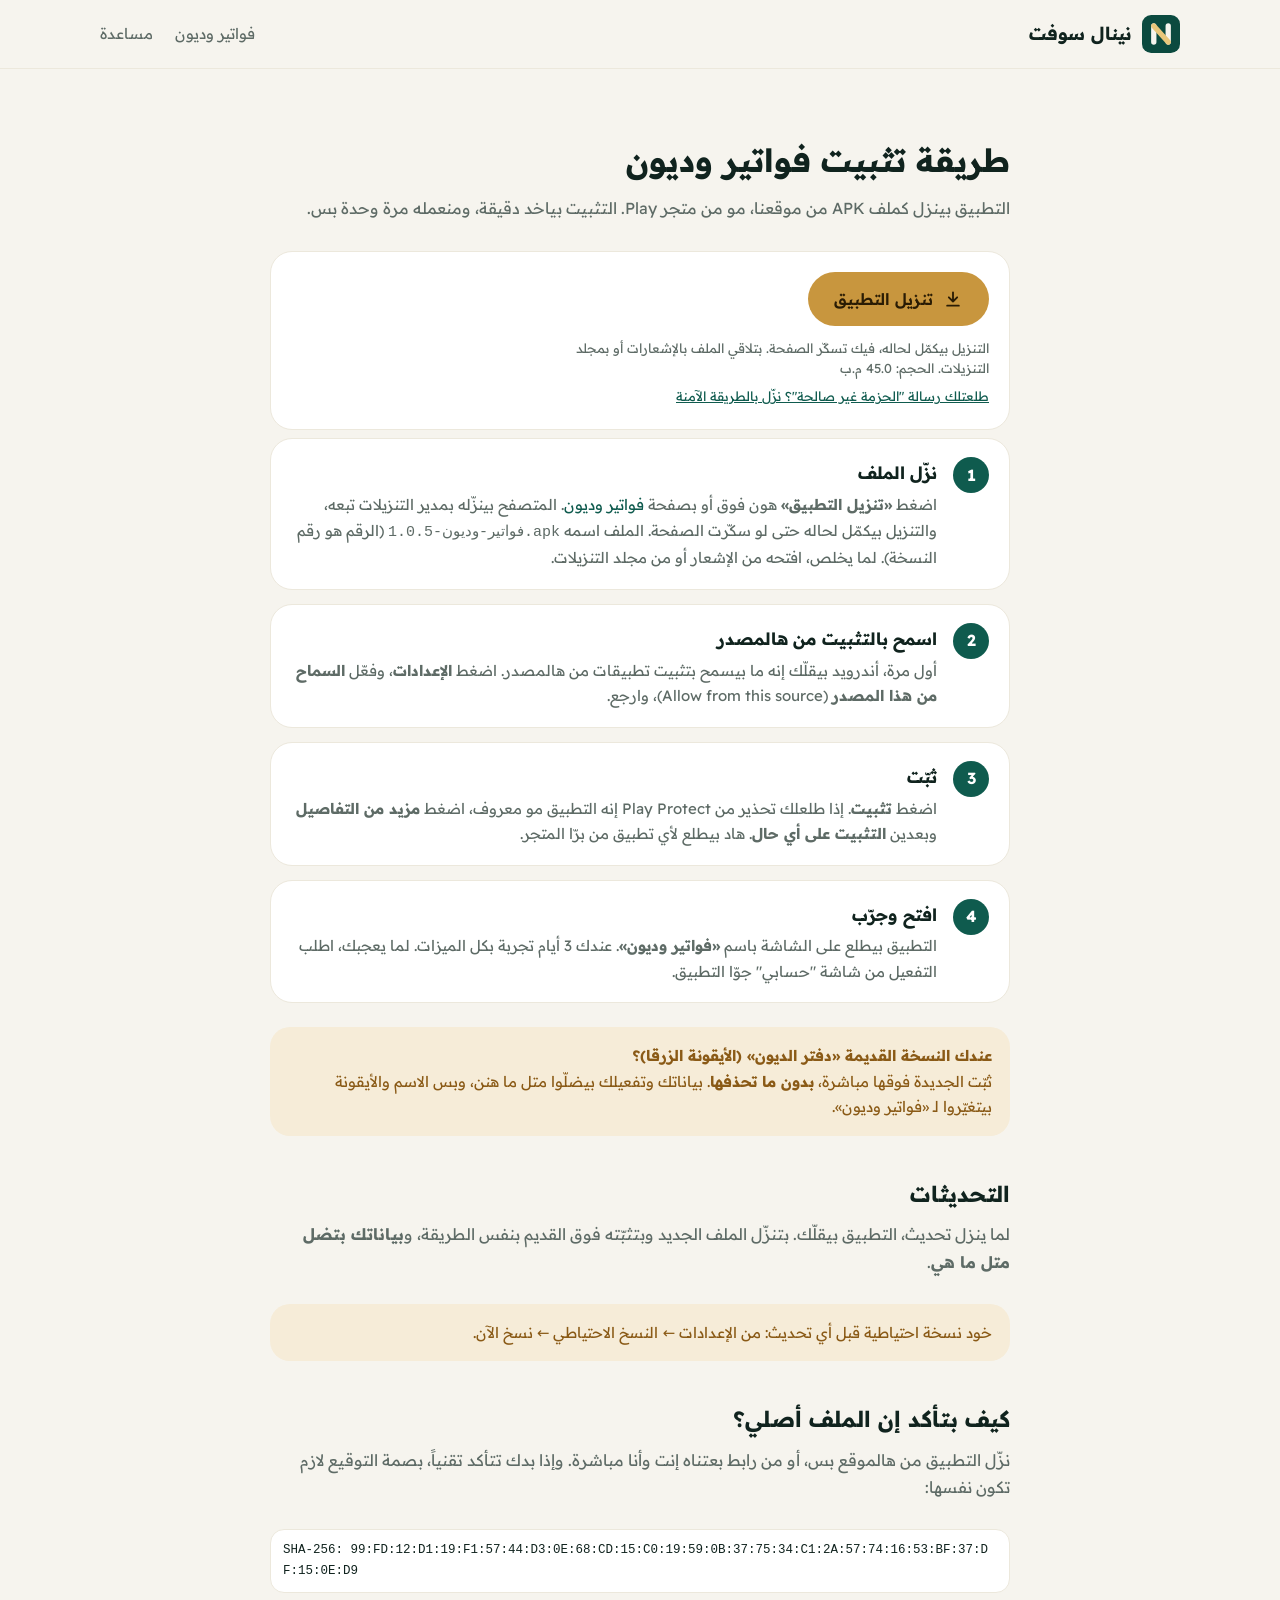
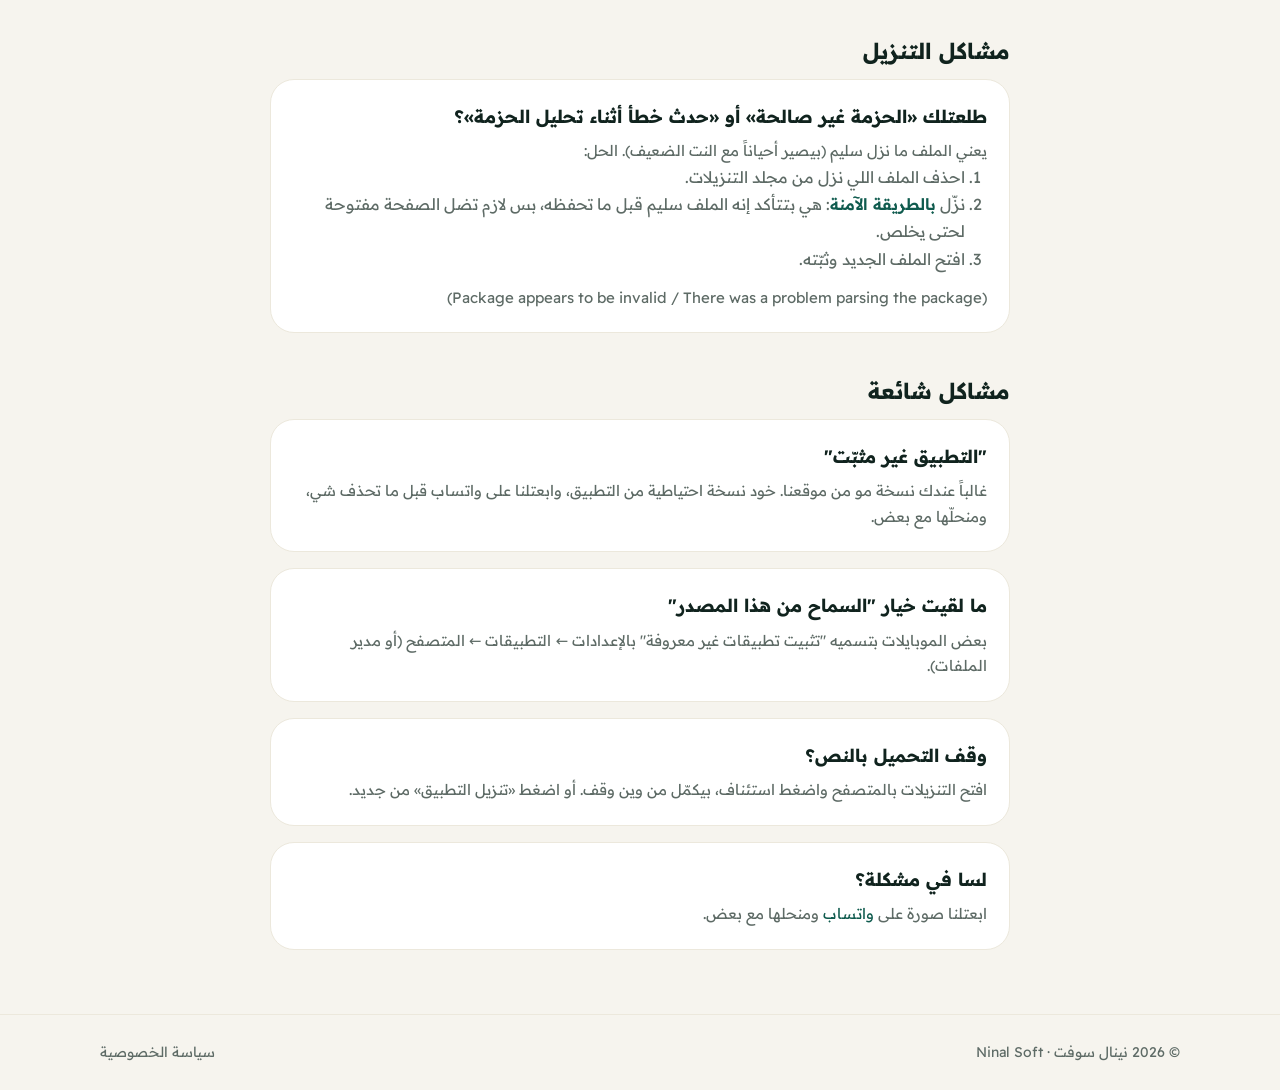
<file: debtbook/install/index.html>
<!doctype html>
<html lang="ar" dir="rtl">
<head>
<meta charset="utf-8">
<meta name="viewport" content="width=device-width, initial-scale=1">
<title>طريقة تثبيت فواتير وديون · نينال سوفت</title>
<meta name="description" content="خطوات تثبيت تطبيق فواتير وديون على أندرويد من ملف APK.">
<link rel="icon" href="../../assets/img/debtbook-icon.png">
<link rel="apple-touch-icon" href="../../assets/img/apple-touch-icon.png">
<link rel="preconnect" href="https://fonts.googleapis.com">
<link rel="preconnect" href="https://fonts.gstatic.com" crossorigin>
<link href="https://fonts.googleapis.com/css2?family=Readex+Pro:wght@400;500;600;700&display=swap" rel="stylesheet">
<link rel="stylesheet" href="../../assets/site.css">
</head>
<body>
<header class="nav"><div class="wrap">
  <a class="brand" href="../../index.html"><svg class="logo" viewBox="0 0 100 100" aria-hidden="true"><rect width="100" height="100" rx="24" fill="#0B4A3F"/><rect x="24" y="22" width="14" height="56" rx="7" fill="#F6F4EE"/><rect x="62" y="22" width="14" height="56" rx="7" fill="#F6F4EE"/><path d="M31 29 L69 71" stroke="#E9C77B" stroke-width="14" stroke-linecap="round"/></svg>نينال سوفت</a>
  <nav class="links"><a href="../index.html">فواتير وديون</a><a href="https://wa.me/963956030136" target="_blank" rel="noopener">مساعدة</a></nav>
</div></header>

<section><div class="wrap" style="max-width:780px">
  <h1 class="section-title">طريقة تثبيت فواتير وديون</h1>
  <p class="section-sub">التطبيق بينزل كملف APK من موقعنا، مو من متجر Play. التثبيت بياخد دقيقة، ومنعمله مرة وحدة بس.</p>
  <div class="dl-light">
    <a class="btn btn-gold" id="dl" data-version="../version.json" data-file="فواتير-وديون-" href="https://yasserninal120.github.io/debtbook/download/Fawater-wa-Duyoon-1.0.5.apk" download="فواتير-وديون-1.0.5.apk">
      <svg width="20" height="20" viewBox="0 0 24 24" fill="none" stroke="currentColor" stroke-width="2.2" stroke-linecap="round" stroke-linejoin="round"><path d="M12 4v11M7 10l5 5 5-5M5 20h14"/></svg>
      تنزيل التطبيق
    </a>
    <p class="dl-note">التنزيل بيكمّل لحاله، فيك تسكّر الصفحة. بتلاقي الملف بالإشعارات أو بمجلد التنزيلات. الحجم: <span id="dlmb">45.0</span> م.ب</p>
    <a class="dl-safe" id="dlsafe" href="#problems">طلعتلك رسالة "الحزمة غير صالحة"؟ نزّل بالطريقة الآمنة</a>
    <div class="dl-box" id="dlbox" hidden aria-live="polite"></div>
  </div>

  <div class="steps">
    <div class="step"><div><h3>نزّل الملف</h3><p>اضغط <b>«تنزيل التطبيق»</b> هون فوق أو بصفحة <a href="../index.html" style="color:var(--primary)">فواتير وديون</a>. المتصفح بينزّله بمدير التنزيلات تبعه، والتنزيل بيكمّل لحاله حتى لو سكّرت الصفحة. الملف اسمه <span class="mono" id="fname">فواتير-وديون-1.0.5.apk</span> (الرقم هو رقم النسخة). لما يخلص، افتحه من الإشعار أو من مجلد التنزيلات.</p></div></div>
    <div class="step"><div><h3>اسمح بالتثبيت من هالمصدر</h3><p>أول مرة، أندرويد بيقلّك إنه ما بيسمح بتثبيت تطبيقات من هالمصدر. اضغط <b>الإعدادات</b>، وفعّل <b>السماح من هذا المصدر</b> (Allow from this source)، وارجع.</p></div></div>
    <div class="step"><div><h3>ثبّت</h3><p>اضغط <b>تثبيت</b>. إذا طلعلك تحذير من Play Protect إنه التطبيق مو معروف، اضغط <b>مزيد من التفاصيل</b> وبعدين <b>التثبيت على أي حال</b>. هاد بيطلع لأي تطبيق من برّا المتجر.</p></div></div>
    <div class="step"><div><h3>افتح وجرّب</h3><p>التطبيق بيطلع على الشاشة باسم <b>«فواتير وديون»</b>. عندك 3 أيام تجربة بكل الميزات. لما يعجبك، اطلب التفعيل من شاشة "حسابي" جوّا التطبيق.</p></div></div>
  </div>

  <div class="note" style="margin-top:24px"><b>عندك النسخة القديمة «دفتر الديون» (الأيقونة الزرقا)؟</b><br>ثبّت الجديدة فوقها مباشرة، <b>بدون ما تحذفها</b>. بياناتك وتفعيلك بيضلّوا متل ما هنن، وبس الاسم والأيقونة بيتغيّروا لـ «فواتير وديون».</div>

  <h2 class="section-title" style="font-size:22px;margin-top:40px">التحديثات</h2>
  <p class="section-sub">لما ينزل تحديث، التطبيق بيقلّك. بتنزّل الملف الجديد وبتثبّته فوق القديم بنفس الطريقة، و<b>بياناتك بتضل متل ما هي</b>.</p>
  <div class="note">خود نسخة احتياطية قبل أي تحديث: من الإعدادات ← النسخ الاحتياطي ← نسخ الآن.</div>

  <h2 class="section-title" style="font-size:22px;margin-top:40px">كيف بتأكد إن الملف أصلي؟</h2>
  <p class="section-sub">نزّل التطبيق من هالموقع بس، أو من رابط بعتناه إنت وأنا مباشرة. وإذا بدك تتأكد تقنياً، بصمة التوقيع لازم تكون نفسها:</p>
  <span class="mono fp" id="fp">…</span>

  <h2 class="section-title" id="problems" style="font-size:22px;margin-top:40px">مشاكل التنزيل</h2>
  <div class="card">
    <h3 style="margin-top:0">طلعتلك «الحزمة غير صالحة» أو «حدث خطأ أثناء تحليل الحزمة»؟</h3>
    <p>يعني الملف ما نزل سليم (بيصير أحياناً مع النت الضعيف). الحل:</p>
    <ol style="margin:0 0 12px;padding-inline-start:22px;color:var(--muted)">
      <li>احذف الملف اللي نزل من مجلد التنزيلات.</li>
      <li>نزّل <a href="#dl" data-safe style="color:var(--primary);font-weight:600">بالطريقة الآمنة</a>: هي بتتأكد إنه الملف سليم قبل ما تحفظه، بس لازم تضل الصفحة مفتوحة لحتى يخلص.</li>
      <li>افتح الملف الجديد وثبّته.</li>
    </ol>
    <p style="margin:0">(Package appears to be invalid / There was a problem parsing the package)</p>
  </div>

  <h2 class="section-title" style="font-size:22px;margin-top:40px">مشاكل شائعة</h2>
  <div class="grid">
    <div class="card"><h3 style="margin-top:0">"التطبيق غير مثبّت"</h3><p>غالباً عندك نسخة مو من موقعنا. خود نسخة احتياطية من التطبيق، وابعتلنا على واتساب قبل ما تحذف شي، ومنحلّها مع بعض.</p></div>
    <div class="card"><h3 style="margin-top:0">ما لقيت خيار "السماح من هذا المصدر"</h3><p>بعض الموبايلات بتسميه "تثبيت تطبيقات غير معروفة" بالإعدادات ← التطبيقات ← المتصفح (أو مدير الملفات).</p></div>
    <div class="card"><h3 style="margin-top:0">وقف التحميل بالنص؟</h3><p>افتح التنزيلات بالمتصفح واضغط استئناف، بيكمّل من وين وقف. أو اضغط «تنزيل التطبيق» من جديد.</p></div>
    <div class="card"><h3 style="margin-top:0">لسا في مشكلة؟</h3><p>ابعتلنا صورة على <a href="https://wa.me/963956030136" target="_blank" rel="noopener" style="color:var(--primary)">واتساب</a> ومنحلها مع بعض.</p></div>
  </div>
</div></section>

<footer><div class="wrap"><span>© 2026 نينال سوفت · Ninal Soft</span><span><a href="../privacy/index.html">سياسة الخصوصية</a></span></div></footer>
<script src="../../assets/downloader.js"></script>
<script>
fetch('../version.json', {cache: 'no-store'}).then(r => r.ok ? r.json() : null).then(v => {
  document.getElementById('fp').textContent = (v && v.sha256) ? 'SHA-256: ' + v.sha256 : 'بتطلع هون بعد أول نسخة';
  if (v && v.version) document.getElementById('fname').textContent = 'فواتير-وديون-' + v.version + '.apk';
}).catch(() => {});
</script>
</body>
</html>
</file>
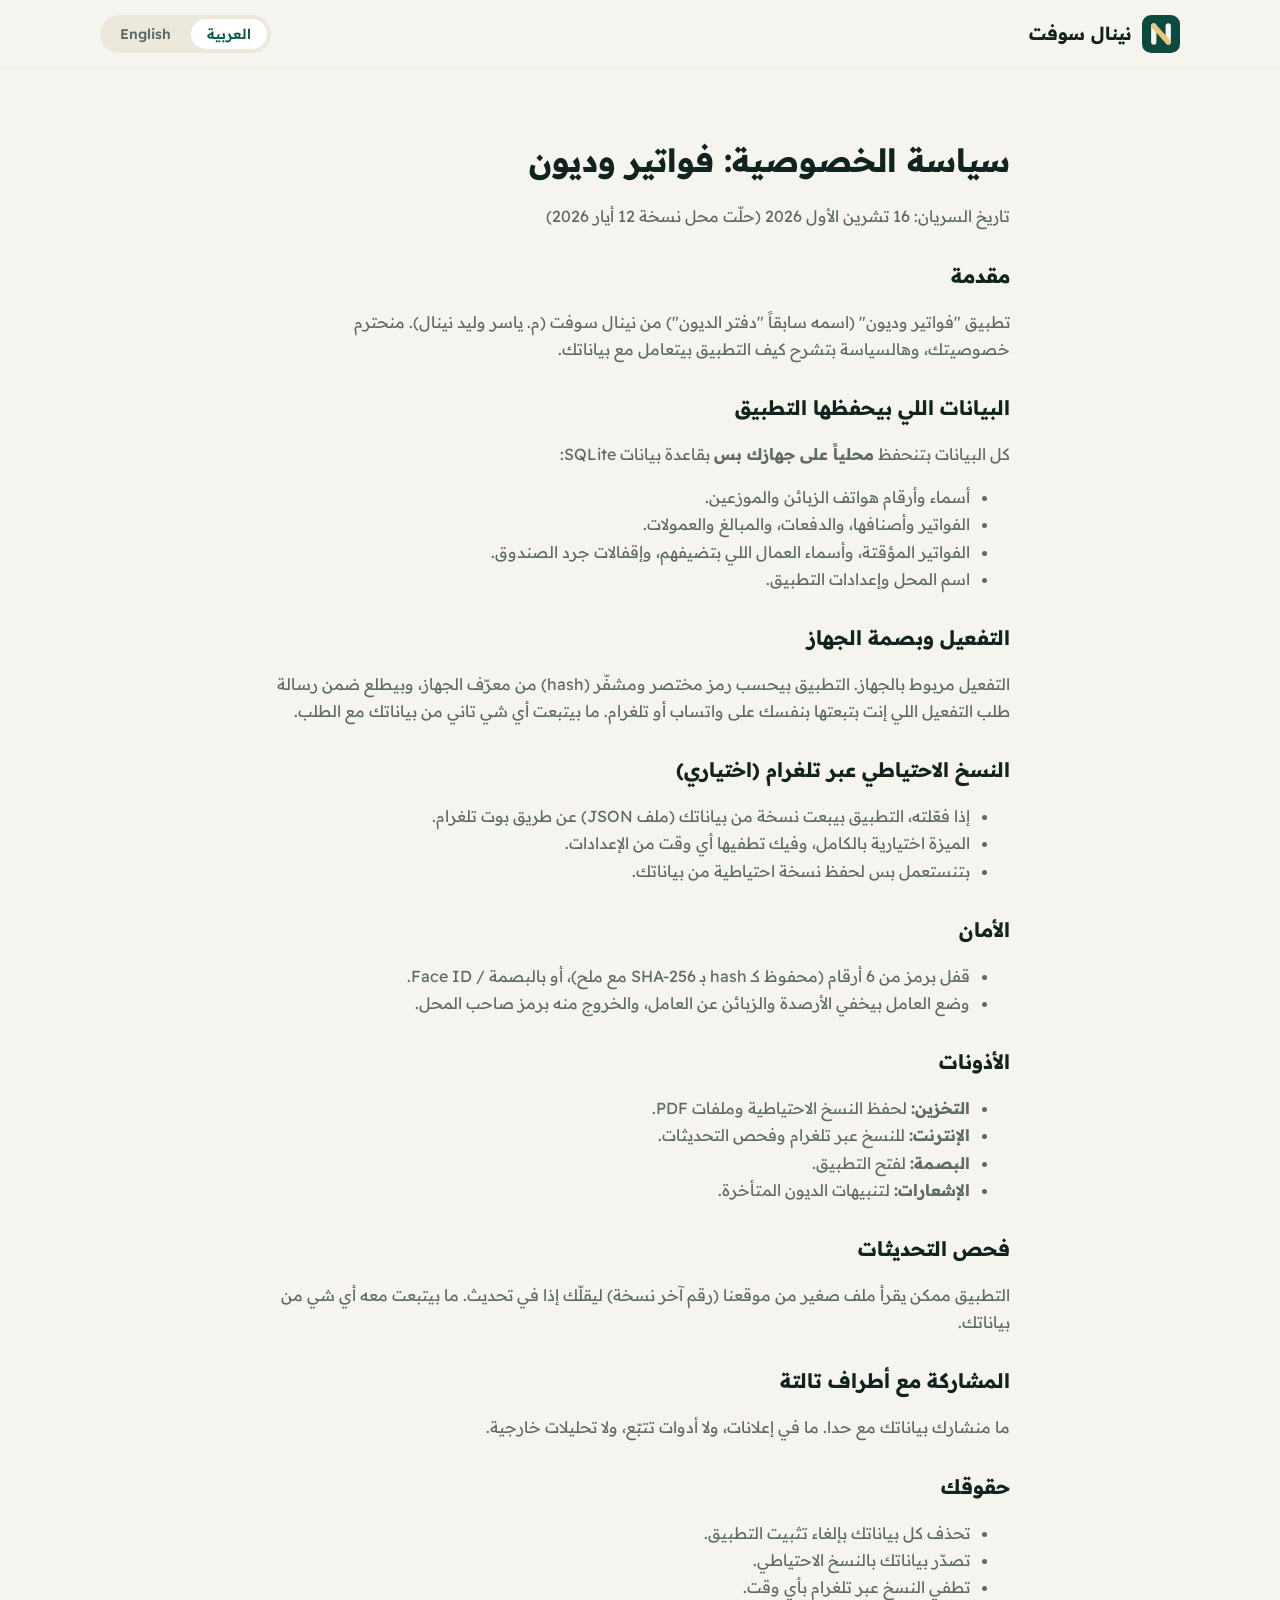
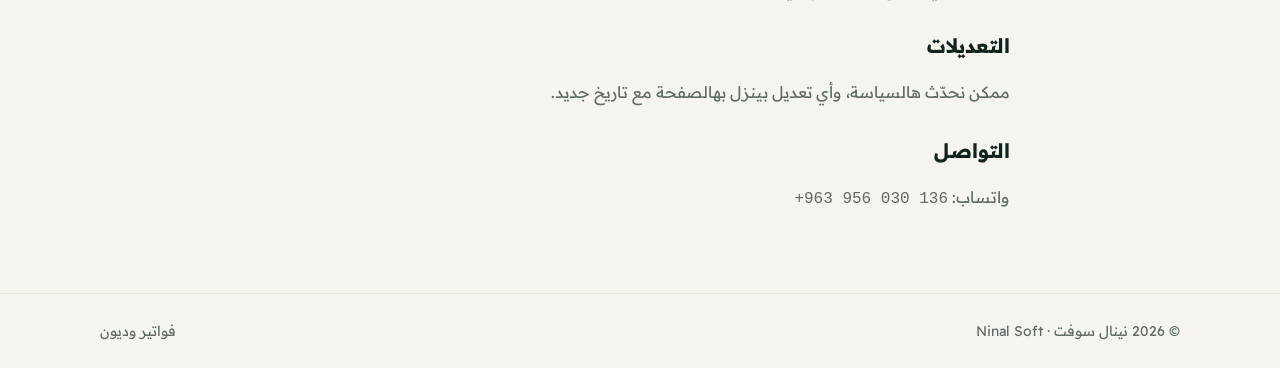
<file: debtbook/privacy/index.html>
<!doctype html>
<html lang="ar" dir="rtl">
<head>
<meta charset="utf-8">
<meta name="viewport" content="width=device-width, initial-scale=1">
<title>سياسة الخصوصية · فواتير وديون | Privacy Policy · Invoices &amp; Debts</title>
<link rel="icon" href="../../assets/img/debtbook-icon.png">
<link rel="apple-touch-icon" href="../../assets/img/apple-touch-icon.png">
<link rel="preconnect" href="https://fonts.googleapis.com">
<link rel="preconnect" href="https://fonts.gstatic.com" crossorigin>
<link href="https://fonts.googleapis.com/css2?family=Readex+Pro:wght@400;500;600;700&display=swap" rel="stylesheet">
<link rel="stylesheet" href="../../assets/site.css">
</head>
<body data-lang="ar">
<header class="nav"><div class="wrap">
  <a class="brand" href="../../index.html"><svg class="logo" viewBox="0 0 100 100" aria-hidden="true"><rect width="100" height="100" rx="24" fill="#0B4A3F"/><rect x="24" y="22" width="14" height="56" rx="7" fill="#F6F4EE"/><rect x="62" y="22" width="14" height="56" rx="7" fill="#F6F4EE"/><path d="M31 29 L69 71" stroke="#E9C77B" stroke-width="14" stroke-linecap="round"/></svg>نينال سوفت</a>
  <nav class="links"><div class="lang-switch"><button class="on" onclick="setLang('ar',this)">العربية</button><button onclick="setLang('en',this)">English</button></div></nav>
</div></header>

<section><div class="wrap prose">
<div class="ar">
  <h1 class="section-title">سياسة الخصوصية: فواتير وديون</h1>
  <p>تاريخ السريان: 16 تشرين الأول 2026 (حلّت محل نسخة 12 أيار 2026)</p>
  <h2>مقدمة</h2>
  <p>تطبيق "فواتير وديون" (اسمه سابقاً "دفتر الديون") من نينال سوفت (م. ياسر وليد نينال). منحترم خصوصيتك، وهالسياسة بتشرح كيف التطبيق بيتعامل مع بياناتك.</p>
  <h2>البيانات اللي بيحفظها التطبيق</h2>
  <p>كل البيانات بتنحفظ <b>محلياً على جهازك بس</b> بقاعدة بيانات SQLite:</p>
  <ul>
    <li>أسماء وأرقام هواتف الزبائن والموزعين.</li>
    <li>الفواتير وأصنافها، والدفعات، والمبالغ والعمولات.</li>
    <li>الفواتير المؤقتة، وأسماء العمال اللي بتضيفهم، وإقفالات جرد الصندوق.</li>
    <li>اسم المحل وإعدادات التطبيق.</li>
  </ul>
  <h2>التفعيل وبصمة الجهاز</h2>
  <p>التفعيل مربوط بالجهاز. التطبيق بيحسب رمز مختصر ومشفّر (hash) من معرّف الجهاز، وبيطلع ضمن رسالة طلب التفعيل اللي إنت بتبعتها بنفسك على واتساب أو تلغرام. ما بيتبعت أي شي تاني من بياناتك مع الطلب.</p>
  <h2>النسخ الاحتياطي عبر تلغرام (اختياري)</h2>
  <ul>
    <li>إذا فعّلته، التطبيق بيبعت نسخة من بياناتك (ملف JSON) عن طريق بوت تلغرام.</li>
    <li>الميزة اختيارية بالكامل، وفيك تطفيها أي وقت من الإعدادات.</li>
    <li>بتنستعمل بس لحفظ نسخة احتياطية من بياناتك.</li>
  </ul>
  <h2>الأمان</h2>
  <ul><li>قفل برمز من 6 أرقام (محفوظ كـ hash بـ SHA-256 مع ملح)، أو بالبصمة / Face ID.</li><li>وضع العامل بيخفي الأرصدة والزبائن عن العامل، والخروج منه برمز صاحب المحل.</li></ul>
  <h2>الأذونات</h2>
  <ul><li><b>التخزين:</b> لحفظ النسخ الاحتياطية وملفات PDF.</li><li><b>الإنترنت:</b> للنسخ عبر تلغرام وفحص التحديثات.</li><li><b>البصمة:</b> لفتح التطبيق.</li><li><b>الإشعارات:</b> لتنبيهات الديون المتأخرة.</li></ul>
  <h2>فحص التحديثات</h2>
  <p>التطبيق ممكن يقرأ ملف صغير من موقعنا (رقم آخر نسخة) ليقلّك إذا في تحديث. ما بيتبعت معه أي شي من بياناتك.</p>
  <h2>المشاركة مع أطراف تالتة</h2>
  <p>ما منشارك بياناتك مع حدا. ما في إعلانات، ولا أدوات تتبّع، ولا تحليلات خارجية.</p>
  <h2>حقوقك</h2>
  <ul><li>تحذف كل بياناتك بإلغاء تثبيت التطبيق.</li><li>تصدّر بياناتك بالنسخ الاحتياطي.</li><li>تطفي النسخ عبر تلغرام بأي وقت.</li></ul>
  <h2>التعديلات</h2>
  <p>ممكن نحدّث هالسياسة، وأي تعديل بينزل بهالصفحة مع تاريخ جديد.</p>
  <h2>التواصل</h2>
  <p>واتساب: <span class="mono">+963 956 030 136</span></p>
</div>

<div class="en" dir="ltr" style="text-align:left">
  <h1 class="section-title">Privacy Policy: Invoices &amp; Debts</h1>
  <p>Effective date: October 16, 2026 (replaces the May 12, 2026 version)</p>
  <h2>Introduction</h2>
  <p>"Invoices &amp; Debts" (فواتير وديون, formerly Debt Book) is made by Ninal Soft (Eng. Yasser Waleed Ninal). This policy explains how the app handles your data.</p>
  <h2>Data stored by the app</h2>
  <p>All data is stored <b>locally on your device only</b>, in an SQLite database:</p>
  <ul>
    <li>Customer and supplier names and phone numbers.</li>
    <li>Invoices and their items, payments, amounts and commissions.</li>
    <li>Temporary invoices, the worker names you add, and cash-drawer closings.</li>
    <li>Shop name and app settings.</li>
  </ul>
  <h2>Activation and device fingerprint</h2>
  <p>Activation is tied to the device. The app computes a short hashed code from the device identifier, which is included in the activation request you send yourself via WhatsApp or Telegram. No other data is sent with the request.</p>
  <h2>Telegram backup (optional)</h2>
  <ul><li>When enabled, the app sends a copy of your data (JSON file) through a Telegram bot.</li><li>It is entirely optional and can be turned off at any time in Settings.</li><li>It is used only to keep a backup of your data.</li></ul>
  <h2>Security</h2>
  <ul><li>6-digit PIN (stored as a salted SHA-256 hash) or fingerprint / Face ID.</li><li>Worker mode hides balances and customers from workers; leaving it requires the owner's PIN.</li></ul>
  <h2>Permissions</h2>
  <ul><li><b>Storage:</b> to save backups and PDF files.</li><li><b>Internet:</b> for Telegram backup and update checks.</li><li><b>Biometrics:</b> to unlock the app.</li><li><b>Notifications:</b> overdue-debt reminders.</li></ul>
  <h2>Update checks</h2>
  <p>The app may read a small file from our website (the latest version number) to tell you about updates. None of your data is sent.</p>
  <h2>Third parties</h2>
  <p>We do not share your data with anyone. No ads, no trackers, no external analytics.</p>
  <h2>Your rights</h2>
  <ul><li>Delete all data by uninstalling the app.</li><li>Export your data via backup.</li><li>Turn off Telegram backup at any time.</li></ul>
  <h2>Changes</h2>
  <p>We may update this policy; changes will be posted on this page with a new date.</p>
  <h2>Contact</h2>
  <p>WhatsApp: <span class="mono">+963 956 030 136</span></p>
</div>
</div></section>

<footer><div class="wrap"><span>© 2026 نينال سوفت · Ninal Soft</span><span><a href="../index.html">فواتير وديون</a></span></div></footer>
<script>
function setLang(l, b) {
  document.body.dataset.lang = l;
  document.querySelectorAll('.lang-switch button').forEach(x => x.classList.toggle('on', x === b));
}
</script>
</body>
</html>
</file>
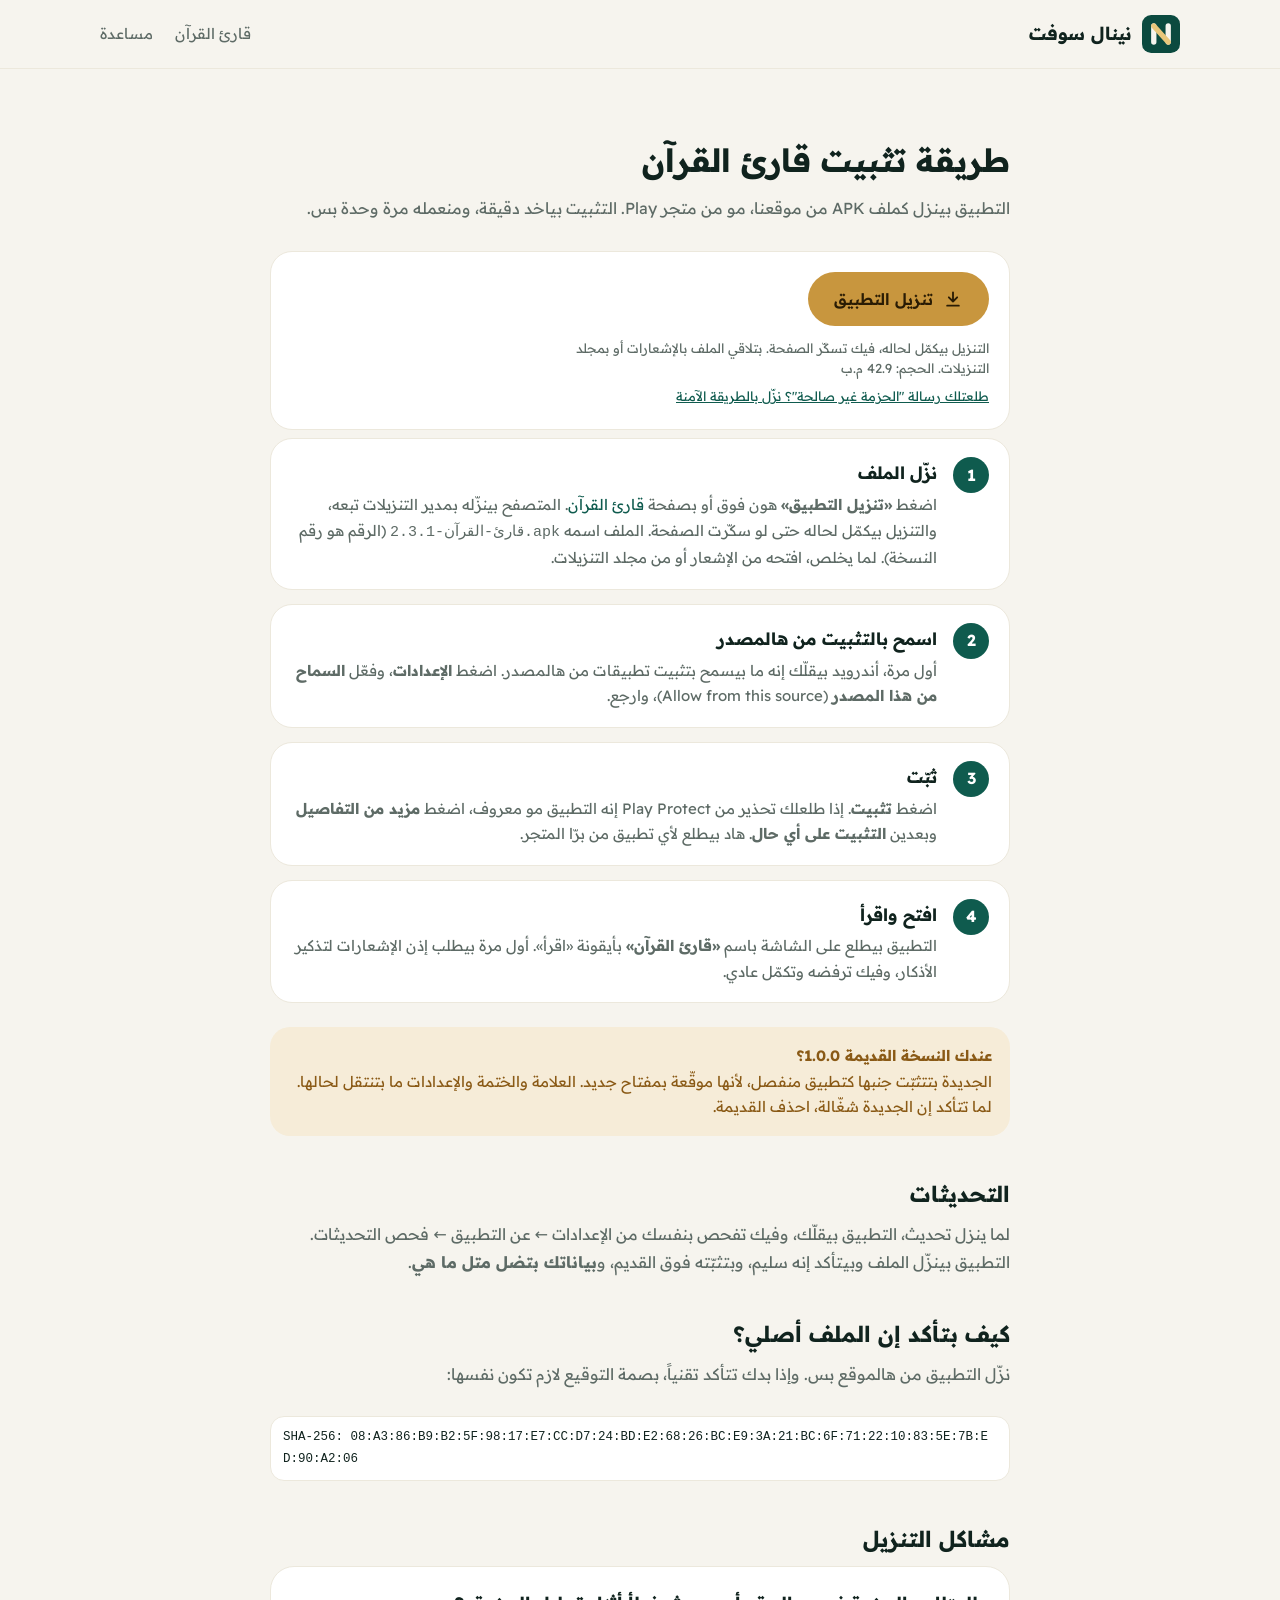
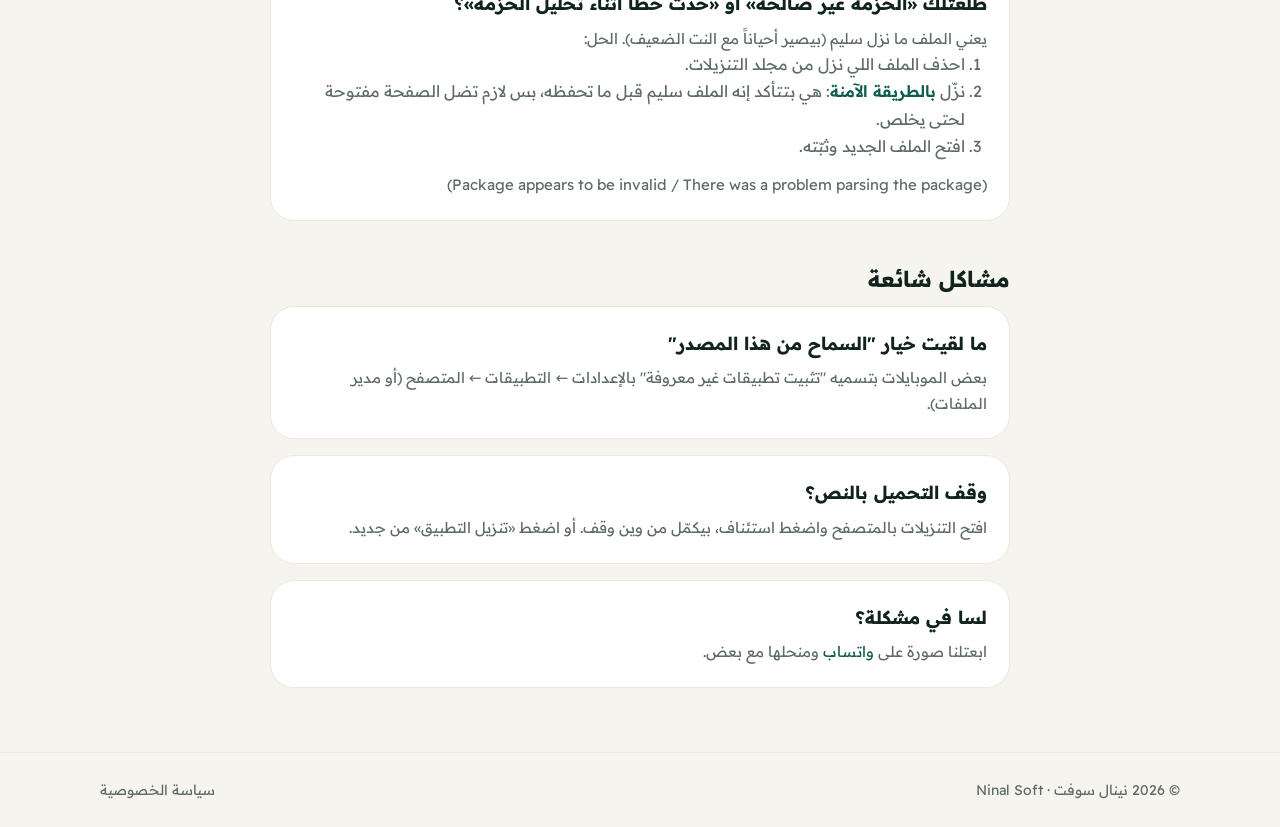
<file: quran/install/index.html>
<!doctype html>
<html lang="ar" dir="rtl">
<head>
<meta charset="utf-8">
<meta name="viewport" content="width=device-width, initial-scale=1">
<title>طريقة تثبيت قارئ القرآن · نينال سوفت</title>
<meta name="description" content="خطوات تثبيت تطبيق قارئ القرآن على أندرويد من ملف APK.">
<meta property="og:title" content="طريقة تثبيت قارئ القرآن · نينال سوفت">
<meta property="og:image" content="https://yasserninal120.github.io/quran/img/og-quran.png">
<link rel="icon" href="../img/quran-icon.png">
<link rel="apple-touch-icon" href="../img/quran-icon.png">
<link rel="preconnect" href="https://fonts.googleapis.com">
<link rel="preconnect" href="https://fonts.gstatic.com" crossorigin>
<link href="https://fonts.googleapis.com/css2?family=Readex+Pro:wght@400;500;600;700&display=swap" rel="stylesheet">
<link rel="stylesheet" href="../../assets/site.css">
</head>
<body>
<header class="nav"><div class="wrap">
  <a class="brand" href="../../index.html"><svg class="logo" viewBox="0 0 100 100" aria-hidden="true"><rect width="100" height="100" rx="24" fill="#0B4A3F"/><rect x="24" y="22" width="14" height="56" rx="7" fill="#F6F4EE"/><rect x="62" y="22" width="14" height="56" rx="7" fill="#F6F4EE"/><path d="M31 29 L69 71" stroke="#E9C77B" stroke-width="14" stroke-linecap="round"/></svg>نينال سوفت</a>
  <nav class="links"><a href="../index.html">قارئ القرآن</a><a href="https://wa.me/963956030136" target="_blank" rel="noopener">مساعدة</a></nav>
</div></header>

<section><div class="wrap" style="max-width:780px">
  <h1 class="section-title">طريقة تثبيت قارئ القرآن</h1>
  <p class="section-sub">التطبيق بينزل كملف APK من موقعنا، مو من متجر Play. التثبيت بياخد دقيقة، ومنعمله مرة وحدة بس.</p>
  <div class="dl-light">
    <a class="btn btn-gold" id="dl" data-version="../version.json" data-file="قارئ-القرآن-" href="https://yasserninal120.github.io/quran/download/Qari-Al-Quran-2.3.1.apk" download="قارئ-القرآن-2.3.1.apk">
      <svg width="20" height="20" viewBox="0 0 24 24" fill="none" stroke="currentColor" stroke-width="2.2" stroke-linecap="round" stroke-linejoin="round"><path d="M12 4v11M7 10l5 5 5-5M5 20h14"/></svg>
      تنزيل التطبيق
    </a>
    <p class="dl-note">التنزيل بيكمّل لحاله، فيك تسكّر الصفحة. بتلاقي الملف بالإشعارات أو بمجلد التنزيلات. الحجم: <span id="dlmb">42.9</span> م.ب</p>
    <a class="dl-safe" id="dlsafe" href="#problems">طلعتلك رسالة "الحزمة غير صالحة"؟ نزّل بالطريقة الآمنة</a>
    <div class="dl-box" id="dlbox" hidden aria-live="polite"></div>
  </div>

  <div class="steps">
    <div class="step"><div><h3>نزّل الملف</h3><p>اضغط <b>«تنزيل التطبيق»</b> هون فوق أو بصفحة <a href="../index.html" style="color:var(--primary)">قارئ القرآن</a>. المتصفح بينزّله بمدير التنزيلات تبعه، والتنزيل بيكمّل لحاله حتى لو سكّرت الصفحة. الملف اسمه <span class="mono" id="fname">قارئ-القرآن-2.3.1.apk</span> (الرقم هو رقم النسخة). لما يخلص، افتحه من الإشعار أو من مجلد التنزيلات.</p></div></div>
    <div class="step"><div><h3>اسمح بالتثبيت من هالمصدر</h3><p>أول مرة، أندرويد بيقلّك إنه ما بيسمح بتثبيت تطبيقات من هالمصدر. اضغط <b>الإعدادات</b>، وفعّل <b>السماح من هذا المصدر</b> (Allow from this source)، وارجع.</p></div></div>
    <div class="step"><div><h3>ثبّت</h3><p>اضغط <b>تثبيت</b>. إذا طلعلك تحذير من Play Protect إنه التطبيق مو معروف، اضغط <b>مزيد من التفاصيل</b> وبعدين <b>التثبيت على أي حال</b>. هاد بيطلع لأي تطبيق من برّا المتجر.</p></div></div>
    <div class="step"><div><h3>افتح واقرأ</h3><p>التطبيق بيطلع على الشاشة باسم <b>«قارئ القرآن»</b> بأيقونة «اقرأ». أول مرة بيطلب إذن الإشعارات لتذكير الأذكار، وفيك ترفضه وتكمّل عادي.</p></div></div>
  </div>

  <div class="note" style="margin-top:24px"><b>عندك النسخة القديمة 1.0.0؟</b><br>الجديدة بتتثبّت جنبها كتطبيق منفصل، لأنها موقّعة بمفتاح جديد. العلامة والختمة والإعدادات ما بتنتقل لحالها. لما تتأكد إن الجديدة شغّالة، احذف القديمة.</div>

  <h2 class="section-title" style="font-size:22px;margin-top:40px">التحديثات</h2>
  <p class="section-sub">لما ينزل تحديث، التطبيق بيقلّك، وفيك تفحص بنفسك من الإعدادات ← عن التطبيق ← فحص التحديثات. التطبيق بينزّل الملف وبيتأكد إنه سليم، وبتثبّته فوق القديم، و<b>بياناتك بتضل متل ما هي</b>.</p>

  <h2 class="section-title" style="font-size:22px;margin-top:40px">كيف بتأكد إن الملف أصلي؟</h2>
  <p class="section-sub">نزّل التطبيق من هالموقع بس. وإذا بدك تتأكد تقنياً، بصمة التوقيع لازم تكون نفسها:</p>
  <span class="mono fp" id="fp">SHA-256: 08:A3:86:B9:B2:5F:98:17:E7:CC:D7:24:BD:E2:68:26:BC:E9:3A:21:BC:6F:71:22:10:83:5E:7B:ED:90:A2:06</span>

  <h2 class="section-title" id="problems" style="font-size:22px;margin-top:40px">مشاكل التنزيل</h2>
  <div class="card">
    <h3 style="margin-top:0">طلعتلك «الحزمة غير صالحة» أو «حدث خطأ أثناء تحليل الحزمة»؟</h3>
    <p>يعني الملف ما نزل سليم (بيصير أحياناً مع النت الضعيف). الحل:</p>
    <ol style="margin:0 0 12px;padding-inline-start:22px;color:var(--muted)">
      <li>احذف الملف اللي نزل من مجلد التنزيلات.</li>
      <li>نزّل <a href="#dl" data-safe style="color:var(--primary);font-weight:600">بالطريقة الآمنة</a>: هي بتتأكد إنه الملف سليم قبل ما تحفظه، بس لازم تضل الصفحة مفتوحة لحتى يخلص.</li>
      <li>افتح الملف الجديد وثبّته.</li>
    </ol>
    <p style="margin:0">(Package appears to be invalid / There was a problem parsing the package)</p>
  </div>

  <h2 class="section-title" style="font-size:22px;margin-top:40px">مشاكل شائعة</h2>
  <div class="grid">
    <div class="card"><h3 style="margin-top:0">ما لقيت خيار "السماح من هذا المصدر"</h3><p>بعض الموبايلات بتسميه "تثبيت تطبيقات غير معروفة" بالإعدادات ← التطبيقات ← المتصفح (أو مدير الملفات).</p></div>
    <div class="card"><h3 style="margin-top:0">وقف التحميل بالنص؟</h3><p>افتح التنزيلات بالمتصفح واضغط استئناف، بيكمّل من وين وقف. أو اضغط «تنزيل التطبيق» من جديد.</p></div>
    <div class="card"><h3 style="margin-top:0">لسا في مشكلة؟</h3><p>ابعتلنا صورة على <a href="https://wa.me/963956030136" target="_blank" rel="noopener" style="color:var(--primary)">واتساب</a> ومنحلها مع بعض.</p></div>
  </div>
</div></section>

<footer><div class="wrap"><span>© 2026 نينال سوفت · Ninal Soft</span><span><a href="../privacy/index.html">سياسة الخصوصية</a></span></div></footer>
<script src="../../assets/downloader.js"></script>
<script>
fetch('../version.json', {cache: 'no-store'}).then(r => r.ok ? r.json() : null).then(v => {
  if (v && v.sha256) document.getElementById('fp').textContent = 'SHA-256: ' + v.sha256;
  if (v && v.version) document.getElementById('fname').textContent = 'قارئ-القرآن-' + v.version + '.apk';
}).catch(() => {});
</script>
</body>
</html>
</file>
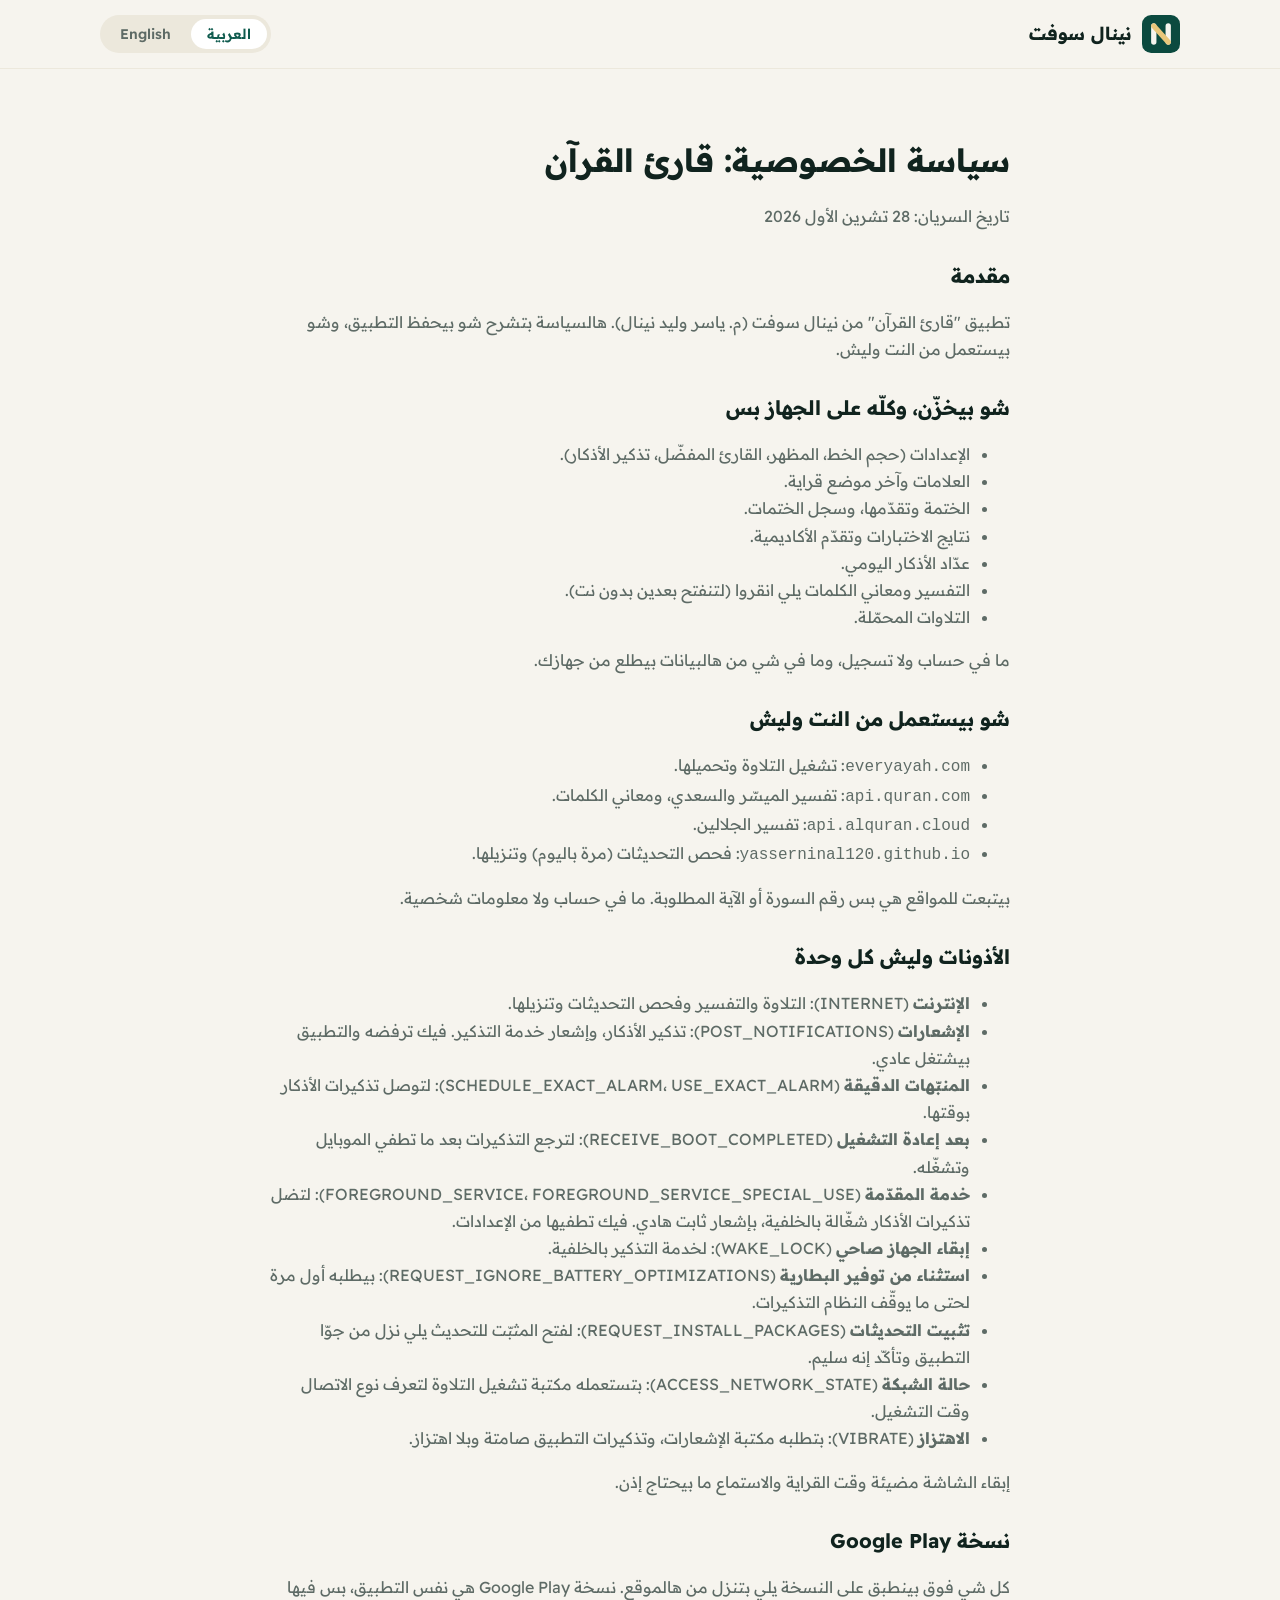
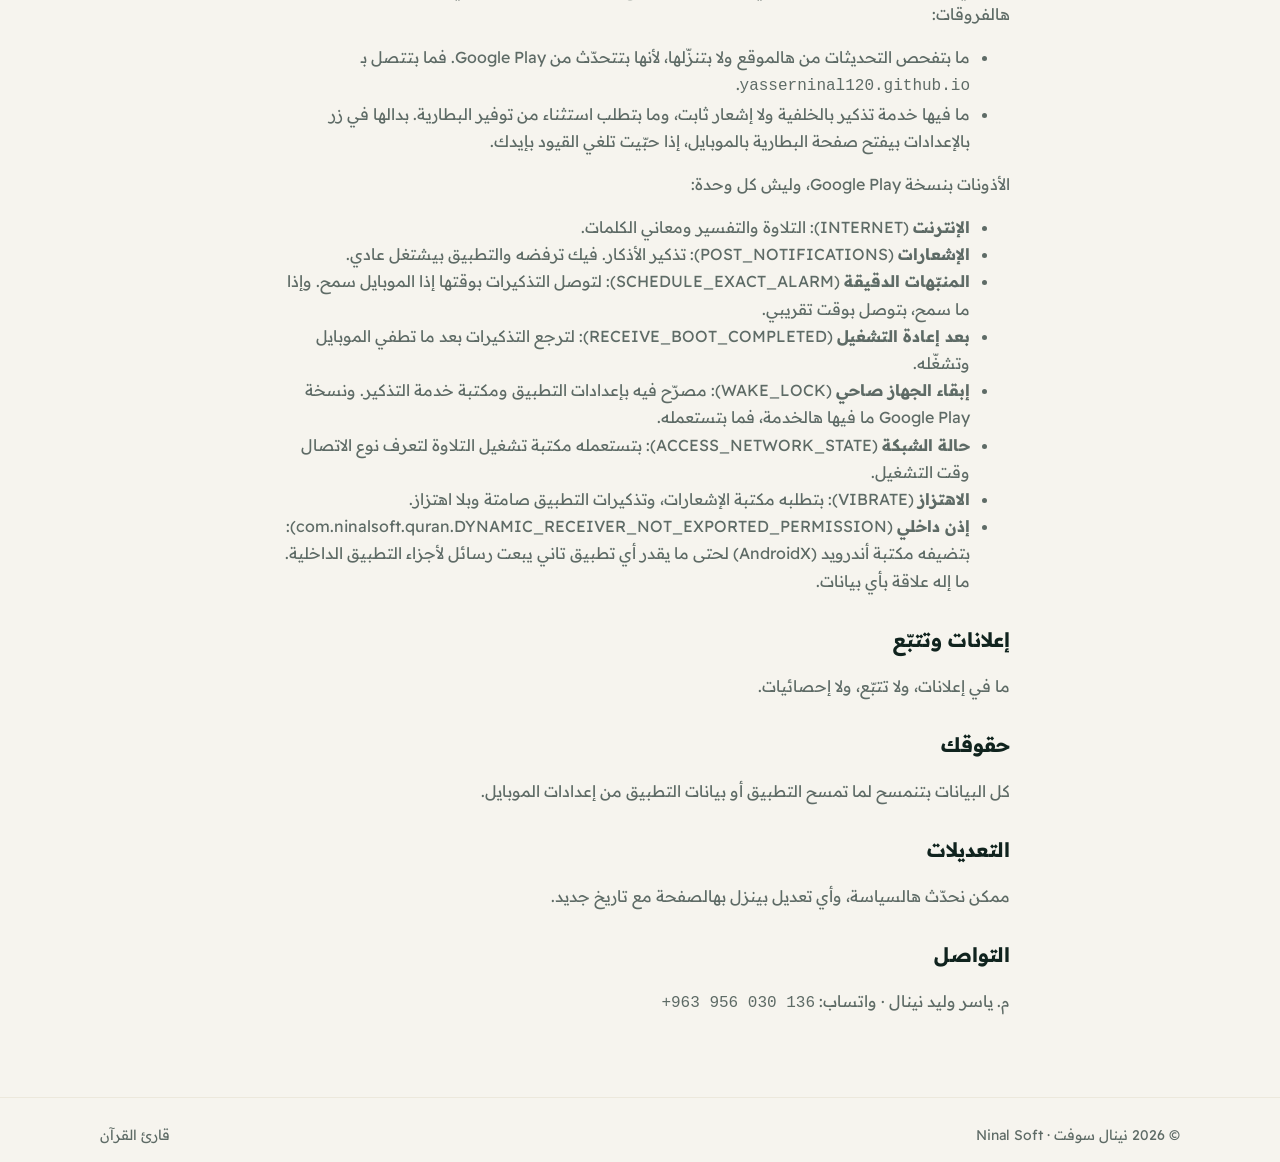
<file: quran/privacy/index.html>
<!doctype html>
<html lang="ar" dir="rtl">
<head>
<meta charset="utf-8">
<meta name="viewport" content="width=device-width, initial-scale=1">
<title>سياسة الخصوصية · قارئ القرآن | Privacy Policy · Qari Al-Quran</title>
<meta name="description" content="سياسة خصوصية تطبيق قارئ القرآن من نينال سوفت: كل البيانات على جهازك، بدون حساب ولا إعلانات ولا تتبّع.">
<link rel="icon" href="../img/quran-icon.png">
<link rel="apple-touch-icon" href="../img/quran-icon.png">
<link rel="preconnect" href="https://fonts.googleapis.com">
<link rel="preconnect" href="https://fonts.gstatic.com" crossorigin>
<link href="https://fonts.googleapis.com/css2?family=Readex+Pro:wght@400;500;600;700&display=swap" rel="stylesheet">
<link rel="stylesheet" href="../../assets/site.css">
</head>
<body data-lang="ar">
<header class="nav"><div class="wrap">
  <a class="brand" href="../../index.html"><svg class="logo" viewBox="0 0 100 100" aria-hidden="true"><rect width="100" height="100" rx="24" fill="#0B4A3F"/><rect x="24" y="22" width="14" height="56" rx="7" fill="#F6F4EE"/><rect x="62" y="22" width="14" height="56" rx="7" fill="#F6F4EE"/><path d="M31 29 L69 71" stroke="#E9C77B" stroke-width="14" stroke-linecap="round"/></svg>نينال سوفت</a>
  <nav class="links"><div class="lang-switch"><button class="on" onclick="setLang('ar',this)">العربية</button><button onclick="setLang('en',this)">English</button></div></nav>
</div></header>

<section><div class="wrap prose">
<div class="ar">
  <h1 class="section-title">سياسة الخصوصية: قارئ القرآن</h1>
  <p>تاريخ السريان: 28 تشرين الأول 2026</p>
  <h2>مقدمة</h2>
  <p>تطبيق "قارئ القرآن" من نينال سوفت (م. ياسر وليد نينال). هالسياسة بتشرح شو بيحفظ التطبيق، وشو بيستعمل من النت وليش.</p>
  <h2>شو بيخزّن، وكلّه على الجهاز بس</h2>
  <ul>
    <li>الإعدادات (حجم الخط، المظهر، القارئ المفضّل، تذكير الأذكار).</li>
    <li>العلامات وآخر موضع قراية.</li>
    <li>الختمة وتقدّمها، وسجل الختمات.</li>
    <li>نتايج الاختبارات وتقدّم الأكاديمية.</li>
    <li>عدّاد الأذكار اليومي.</li>
    <li>التفسير ومعاني الكلمات يلي انقروا (لتنفتح بعدين بدون نت).</li>
    <li>التلاوات المحمّلة.</li>
  </ul>
  <p>ما في حساب ولا تسجيل، وما في شي من هالبيانات بيطلع من جهازك.</p>
  <h2>شو بيستعمل من النت وليش</h2>
  <ul>
    <li><span class="mono">everyayah.com</span>: تشغيل التلاوة وتحميلها.</li>
    <li><span class="mono">api.quran.com</span>: تفسير الميسّر والسعدي، ومعاني الكلمات.</li>
    <li><span class="mono">api.alquran.cloud</span>: تفسير الجلالين.</li>
    <li><span class="mono">yasserninal120.github.io</span>: فحص التحديثات (مرة باليوم) وتنزيلها.</li>
  </ul>
  <p>بيتبعت للمواقع هي بس رقم السورة أو الآية المطلوبة. ما في حساب ولا معلومات شخصية.</p>
  <h2>الأذونات وليش كل وحدة</h2>
  <ul>
    <li><b>الإنترنت</b> (INTERNET): التلاوة والتفسير وفحص التحديثات وتنزيلها.</li>
    <li><b>الإشعارات</b> (POST_NOTIFICATIONS): تذكير الأذكار، وإشعار خدمة التذكير. فيك ترفضه والتطبيق بيشتغل عادي.</li>
    <li><b>المنبّهات الدقيقة</b> (SCHEDULE_EXACT_ALARM، USE_EXACT_ALARM): لتوصل تذكيرات الأذكار بوقتها.</li>
    <li><b>بعد إعادة التشغيل</b> (RECEIVE_BOOT_COMPLETED): لترجع التذكيرات بعد ما تطفي الموبايل وتشغّله.</li>
    <li><b>خدمة المقدّمة</b> (FOREGROUND_SERVICE، FOREGROUND_SERVICE_SPECIAL_USE): لتضل تذكيرات الأذكار شغّالة بالخلفية، بإشعار ثابت هادي. فيك تطفيها من الإعدادات.</li>
    <li><b>إبقاء الجهاز صاحي</b> (WAKE_LOCK): لخدمة التذكير بالخلفية.</li>
    <li><b>استثناء من توفير البطارية</b> (REQUEST_IGNORE_BATTERY_OPTIMIZATIONS): بيطلبه أول مرة لحتى ما يوقّف النظام التذكيرات.</li>
    <li><b>تثبيت التحديثات</b> (REQUEST_INSTALL_PACKAGES): لفتح المثبّت للتحديث يلي نزل من جوّا التطبيق وتأكّد إنه سليم.</li>
    <li><b>حالة الشبكة</b> (ACCESS_NETWORK_STATE): بتستعمله مكتبة تشغيل التلاوة لتعرف نوع الاتصال وقت التشغيل.</li>
    <li><b>الاهتزاز</b> (VIBRATE): بتطلبه مكتبة الإشعارات، وتذكيرات التطبيق صامتة وبلا اهتزاز.</li>
  </ul>
  <p>إبقاء الشاشة مضيئة وقت القراية والاستماع ما بيحتاج إذن.</p>
  <h2>نسخة Google Play</h2>
  <p>كل شي فوق بينطبق على النسخة يلي بتنزل من هالموقع. نسخة Google Play هي نفس التطبيق، بس فيها هالفروقات:</p>
  <ul>
    <li>ما بتفحص التحديثات من هالموقع ولا بتنزّلها، لأنها بتتحدّث من Google Play. فما بتتصل بـ <span class="mono">yasserninal120.github.io</span>.</li>
    <li>ما فيها خدمة تذكير بالخلفية ولا إشعار ثابت، وما بتطلب استثناء من توفير البطارية. بدالها في زر بالإعدادات بيفتح صفحة البطارية بالموبايل، إذا حبّيت تلغي القيود بإيدك.</li>
  </ul>
  <p>الأذونات بنسخة Google Play، وليش كل وحدة:</p>
  <ul>
    <li><b>الإنترنت</b> (INTERNET): التلاوة والتفسير ومعاني الكلمات.</li>
    <li><b>الإشعارات</b> (POST_NOTIFICATIONS): تذكير الأذكار. فيك ترفضه والتطبيق بيشتغل عادي.</li>
    <li><b>المنبّهات الدقيقة</b> (SCHEDULE_EXACT_ALARM): لتوصل التذكيرات بوقتها إذا الموبايل سمح. وإذا ما سمح، بتوصل بوقت تقريبي.</li>
    <li><b>بعد إعادة التشغيل</b> (RECEIVE_BOOT_COMPLETED): لترجع التذكيرات بعد ما تطفي الموبايل وتشغّله.</li>
    <li><b>إبقاء الجهاز صاحي</b> (WAKE_LOCK): مصرّح فيه بإعدادات التطبيق ومكتبة خدمة التذكير. ونسخة Google Play ما فيها هالخدمة، فما بتستعمله.</li>
    <li><b>حالة الشبكة</b> (ACCESS_NETWORK_STATE): بتستعمله مكتبة تشغيل التلاوة لتعرف نوع الاتصال وقت التشغيل.</li>
    <li><b>الاهتزاز</b> (VIBRATE): بتطلبه مكتبة الإشعارات، وتذكيرات التطبيق صامتة وبلا اهتزاز.</li>
    <li><b>إذن داخلي</b> (com.ninalsoft.quran.DYNAMIC_RECEIVER_NOT_EXPORTED_PERMISSION): بتضيفه مكتبة أندرويد (AndroidX) لحتى ما يقدر أي تطبيق تاني يبعت رسائل لأجزاء التطبيق الداخلية. ما إله علاقة بأي بيانات.</li>
  </ul>
  <h2>إعلانات وتتبّع</h2>
  <p>ما في إعلانات، ولا تتبّع، ولا إحصائيات.</p>
  <h2>حقوقك</h2>
  <p>كل البيانات بتنمسح لما تمسح التطبيق أو بيانات التطبيق من إعدادات الموبايل.</p>
  <h2>التعديلات</h2>
  <p>ممكن نحدّث هالسياسة، وأي تعديل بينزل بهالصفحة مع تاريخ جديد.</p>
  <h2>التواصل</h2>
  <p>م. ياسر وليد نينال · واتساب: <span class="mono">+963 956 030 136</span></p>
</div>

<div class="en" dir="ltr" style="text-align:left">
  <h1 class="section-title">Privacy Policy: Qari Al-Quran</h1>
  <p>Effective date: October 28, 2026</p>
  <h2>Introduction</h2>
  <p>"Qari Al-Quran" (قارئ القرآن) is made by Ninal Soft (Eng. Yasser Waleed Ninal). This policy explains what the app stores, and what it uses the internet for and why.</p>
  <h2>What it stores, all on the device only</h2>
  <ul>
    <li>Settings (font size, theme, preferred reciter, adhkar reminders).</li>
    <li>Bookmarks and the last reading position.</li>
    <li>The khatma, its progress, and past khatmas.</li>
    <li>Quiz results and academy progress.</li>
    <li>The daily adhkar counters.</li>
    <li>Tafsir and word meanings you have read (so they open offline later).</li>
    <li>Downloaded recitations.</li>
  </ul>
  <p>There is no account and no sign-up, and none of this data leaves your device.</p>
  <h2>What it uses the internet for, and why</h2>
  <ul>
    <li><span class="mono">everyayah.com</span>: playing and downloading recitations.</li>
    <li><span class="mono">api.quran.com</span>: Tafsir al-Muyassar and al-Sa'di, and word meanings.</li>
    <li><span class="mono">api.alquran.cloud</span>: Tafsir al-Jalalayn.</li>
    <li><span class="mono">yasserninal120.github.io</span>: checking for updates (once a day) and downloading them.</li>
  </ul>
  <p>Only the requested surah or ayah number is sent to these sites. No account and no personal information.</p>
  <h2>Permissions and why each one</h2>
  <ul>
    <li><b>Internet</b> (INTERNET): recitations, tafsir, update checks and downloads.</li>
    <li><b>Notifications</b> (POST_NOTIFICATIONS): adhkar reminders and the reminder service notification. You can decline it; the app keeps working.</li>
    <li><b>Exact alarms</b> (SCHEDULE_EXACT_ALARM, USE_EXACT_ALARM): so adhkar reminders arrive on time.</li>
    <li><b>After restart</b> (RECEIVE_BOOT_COMPLETED): to restore the reminders after the phone restarts.</li>
    <li><b>Foreground service</b> (FOREGROUND_SERVICE, FOREGROUND_SERVICE_SPECIAL_USE): keeps adhkar reminders running in the background, with a quiet persistent notification. You can turn it off in Settings.</li>
    <li><b>Keep the device awake</b> (WAKE_LOCK): for the background reminder service.</li>
    <li><b>Battery optimisation exemption</b> (REQUEST_IGNORE_BATTERY_OPTIMIZATIONS): asked once so the system does not stop the reminders.</li>
    <li><b>Install updates</b> (REQUEST_INSTALL_PACKAGES): to open the installer for an update downloaded and verified inside the app.</li>
    <li><b>Network state</b> (ACCESS_NETWORK_STATE): used by the recitation player library to know the connection type during playback.</li>
    <li><b>Vibration</b> (VIBRATE): requested by the notifications library; the app's reminders are silent, with no vibration.</li>
  </ul>
  <p>Keeping the screen on while reading and listening needs no permission.</p>
  <h2>Google Play edition</h2>
  <p>Everything above applies to the copy downloaded from this site. The Google Play edition is the same app, with these differences:</p>
  <ul>
    <li>It does not check for or download updates from this site; it is updated by Google Play. It never contacts <span class="mono">yasserninal120.github.io</span>.</li>
    <li>It has no background reminder service and no persistent notification, and it does not ask for a battery optimisation exemption. Instead, a button in Settings opens the phone's battery page if you want to lift the restrictions yourself.</li>
  </ul>
  <p>Permissions in the Google Play edition, and why each one:</p>
  <ul>
    <li>Internet (INTERNET): recitations, tafsir and word meanings.</li>
    <li>Notifications (POST_NOTIFICATIONS): adhkar reminders. You can decline it; the app keeps working.</li>
    <li>Exact alarms (SCHEDULE_EXACT_ALARM): so reminders arrive on time when the phone allows it; otherwise they arrive at an approximate time.</li>
    <li>After restart (RECEIVE_BOOT_COMPLETED): to restore the reminders after the phone restarts.</li>
    <li>Keep the device awake (WAKE_LOCK): declared by the app's settings and the reminder service library. The Google Play edition has no such service, so it does not use it.</li>
    <li>Network state (ACCESS_NETWORK_STATE): used by the recitation player library to know the connection type during playback.</li>
    <li>Vibration (VIBRATE): requested by the notifications library; the app's reminders are silent, with no vibration.</li>
    <li>Internal permission (com.ninalsoft.quran.DYNAMIC_RECEIVER_NOT_EXPORTED_PERMISSION): added by the Android support library (AndroidX) so no other app can send messages to the app's internal components. It has nothing to do with any data.</li>
  </ul>
  <h2>Ads and tracking</h2>
  <p>No ads, no tracking, no analytics.</p>
  <h2>Your rights</h2>
  <p>All data is deleted when you uninstall the app or clear its data in the phone's settings.</p>
  <h2>Changes</h2>
  <p>We may update this policy; changes will be posted on this page with a new date.</p>
  <h2>Contact</h2>
  <p>Eng. Yasser Waleed Ninal · WhatsApp: <span class="mono">+963 956 030 136</span></p>
</div>
</div></section>

<footer><div class="wrap"><span>© 2026 نينال سوفت · Ninal Soft</span><span><a href="../index.html">قارئ القرآن</a></span></div></footer>
<script>
function setLang(l, b) {
  document.body.dataset.lang = l;
  document.querySelectorAll('.lang-switch button').forEach(x => x.classList.toggle('on', x === b));
}
</script>
</body>
</html>
</file>
<file: assets/site.css>
:root{
  --bg:#F6F4EE;--surface:#FFFFFF;--line:#ECE8DC;--field:#E2DDCF;
  --ink:#10231E;--muted:#5E6B66;
  --primary:#0F5B4E;--primary-deep:#0B4A3F;--primary-line:#2C7566;--tint:#E3EFEB;
  --gold:#C8963E;--gold-light:#E9C77B;--gold-bg:#F6ECD8;--gold-text:#8A5A16;
  --debt:#B42318;--credit:#0F7A4A;
  --radius:24px;--max:1120px;
}
@media (prefers-color-scheme:dark){
  :root{--bg:#0E1714;--surface:#16211D;--line:#24322D;--field:#2C3B35;--ink:#E8EFEC;--muted:#9DB0A9;--tint:#1F3A33;--gold-bg:#2E2618;--gold-text:#E9C77B}
}
*{box-sizing:border-box}
html{scroll-behavior:smooth}
body{margin:0;background:var(--bg);color:var(--ink);font-family:'Readex Pro',system-ui,sans-serif;line-height:1.7;-webkit-font-smoothing:antialiased}
a{color:inherit;text-decoration:none}
img{max-width:100%;display:block}
.wrap{max-width:var(--max);margin:0 auto;padding:0 20px}
.btn{display:inline-flex;align-items:center;justify-content:center;gap:10px;height:54px;padding:0 26px;border-radius:27px;font:600 16px 'Readex Pro',sans-serif;border:none;cursor:pointer;transition:transform .15s ease,box-shadow .15s ease}
.btn:hover{transform:translateY(-1px)}
.btn-gold{background:var(--gold);color:#2A1C04}
.btn-primary{background:var(--primary);color:#fff}
.btn-ghost{background:transparent;color:#fff;border:1px solid rgba(255,255,255,.35)}
.btn-outline{background:var(--surface);color:var(--ink);border:1px solid var(--field)}
.chip{display:inline-flex;align-items:center;gap:6px;font-size:13px;font-weight:600;padding:4px 12px;border-radius:14px;background:var(--gold-bg);color:var(--gold-text)}

/* header */
.nav{position:sticky;top:0;z-index:20;background:color-mix(in srgb,var(--bg) 88%,transparent);backdrop-filter:blur(10px);border-bottom:1px solid var(--line)}
.nav .wrap{display:flex;align-items:center;gap:14px;height:68px}
.brand{display:flex;align-items:center;gap:10px;font-weight:700;font-size:18px}
.brand-mark{width:38px;height:38px;border-radius:11px;background:var(--primary-deep);display:flex;align-items:center;justify-content:center;color:var(--gold-light);font-weight:700;font-size:20px;font-family:'Readex Pro',sans-serif}
.nav .links{margin-inline-start:auto;display:flex;gap:22px;font-size:15px;color:var(--muted)}
.nav .links a:hover{color:var(--primary)}
@media (max-width:640px){.nav .links{gap:14px;font-size:14px}.nav .links .hide-sm{display:none}}

/* hero */
.hero{background:var(--primary);color:#fff;position:relative;overflow:hidden}
.hero::before,.hero::after{content:"";position:absolute;border-radius:50%;border:1px solid var(--primary-line)}
.hero::before{width:620px;height:620px;top:-260px;left:-180px}
.hero::after{width:380px;height:380px;bottom:-200px;right:-120px}
.hero .wrap{position:relative;z-index:1;padding-top:72px;padding-bottom:72px}
.hero h1{margin:14px 0 10px;font-size:clamp(32px,5vw,52px);line-height:1.25;font-weight:700}
.hero p.lead{margin:0;font-size:clamp(16px,2vw,19px);color:#CFE5DF;max-width:620px}
.hero .actions{display:flex;flex-wrap:wrap;gap:12px;margin-top:28px}
.hero .meta{margin-top:14px;font-size:13px;color:#A9CEC4}

.app-hero{display:grid;grid-template-columns:1.1fr .9fr;gap:40px;align-items:center}
.app-hero .icon{width:84px;height:84px;border-radius:24px;box-shadow:0 10px 30px rgba(0,0,0,.25)}
.phone{width:280px;margin-inline:auto;border-radius:38px;padding:10px;background:#0B1512;box-shadow:0 30px 60px rgba(0,0,0,.35)}
.phone img{border-radius:30px}
@media (max-width:860px){.app-hero{grid-template-columns:1fr}.phone{width:240px}}

/* sections */
section{padding:64px 0}
.section-title{font-size:clamp(24px,3vw,32px);margin:0 0 8px;font-weight:700}
.section-sub{margin:0 0 28px;color:var(--muted);font-size:16px}
.grid{display:grid;gap:16px}
.grid-3{grid-template-columns:repeat(3,minmax(0,1fr))}
.grid-2{grid-template-columns:repeat(2,minmax(0,1fr))}
@media (max-width:860px){.grid-3{grid-template-columns:repeat(2,minmax(0,1fr))}}
@media (max-width:560px){.grid-3,.grid-2{grid-template-columns:1fr}}
.card{background:var(--surface);border:1px solid var(--line);border-radius:var(--radius);padding:22px}
.card h3{margin:12px 0 6px;font-size:18px}
.card p{margin:0;color:var(--muted);font-size:15px}
.ic{width:46px;height:46px;border-radius:50%;background:var(--tint);color:var(--primary);display:flex;align-items:center;justify-content:center}
.ic.gold{background:var(--gold-bg);color:var(--gold-text)}

/* apps grid (company home) */
.app-card{display:flex;gap:18px;align-items:center;background:var(--surface);border:1px solid var(--line);border-radius:28px;padding:22px;transition:border-color .15s}
.app-card:hover{border-color:var(--primary)}
.app-card img{width:72px;height:72px;border-radius:20px}
.app-card h3{margin:0;font-size:20px}
.app-card p{margin:4px 0 0;color:var(--muted);font-size:15px}
.app-card .go{margin-inline-start:auto;color:var(--primary);font-weight:600;white-space:nowrap}
.soon{opacity:.6}

/* screenshots */
.shots{display:flex;gap:18px;overflow-x:auto;padding-bottom:10px;scroll-snap-type:x mandatory}
.shots figure{margin:0;flex:0 0 220px;scroll-snap-align:start}
.shots img{border-radius:24px;border:1px solid var(--line)}
.shots figcaption{text-align:center;font-size:13px;color:var(--muted);margin-top:8px}

/* pricing */
.price{display:flex;flex-direction:column;gap:10px}
.price.featured{border:2px solid var(--primary)}
.price .amount{font-size:28px;font-weight:700}
.price ul{margin:6px 0 0;padding:0 18px 0 0;color:var(--muted);font-size:15px}

/* steps */
.steps{counter-reset:s;display:flex;flex-direction:column;gap:14px}
.step{display:flex;gap:16px;background:var(--surface);border:1px solid var(--line);border-radius:22px;padding:18px 20px}
.step::before{counter-increment:s;content:counter(s);flex:0 0 36px;height:36px;border-radius:50%;background:var(--primary);color:#fff;font-weight:700;display:flex;align-items:center;justify-content:center}
.step h3{margin:2px 0 4px;font-size:17px}
.step p{margin:0;color:var(--muted);font-size:15px}
.note{background:var(--gold-bg);color:var(--gold-text);border-radius:20px;padding:16px 18px;font-size:15px}
code,.mono{font-family:ui-monospace,Menlo,monospace;direction:ltr;unicode-bidi:isolate}
.fp{word-break:break-all;font-size:12.5px;background:var(--surface);border:1px solid var(--line);border-radius:14px;padding:10px 12px;display:block;margin-top:8px}

/* prose (privacy) */
.prose{max-width:780px}
.prose h2{font-size:20px;margin:28px 0 6px}
.prose p,.prose li{color:var(--muted);font-size:16px}
.lang-switch{display:inline-flex;gap:4px;background:var(--line);border-radius:20px;padding:4px}
.lang-switch button{border:none;background:transparent;color:var(--muted);font:600 14px 'Readex Pro',sans-serif;padding:6px 16px;border-radius:16px;cursor:pointer}
.lang-switch button.on{background:var(--surface);color:var(--primary)}
[data-lang="en"] .ar,[data-lang="ar"] .en{display:none}

/* contact + footer */
.contact{background:var(--primary-deep);color:#fff;border-radius:32px;padding:34px;display:flex;flex-wrap:wrap;align-items:center;gap:20px}
.contact h2{margin:0;font-size:24px}
.contact p{margin:4px 0 0;color:#CFE5DF}
.contact .actions{margin-inline-start:auto;display:flex;gap:10px;flex-wrap:wrap}
footer{border-top:1px solid var(--line);padding:26px 0;color:var(--muted);font-size:14px}
footer .wrap{display:flex;flex-wrap:wrap;gap:12px;justify-content:space-between}
footer a:hover{color:var(--primary)}
.fp[hidden]{display:none}
@media (max-width:560px){.app-card .go{display:none}.app-card{align-items:flex-start}}
.logo{width:38px;height:38px;flex:none;display:block}
/* APK download (assets/downloader.js): the direct button, the note under it, the safe-download link and its box.
   On the hero (dark) by default; .dl-light for a light background (install/ pages). */
.dl-note{margin:12px 0 0;max-width:460px;font-size:13px;line-height:1.6;color:#A9CEC4}
.dl-safe{display:inline-block;margin-top:6px;font-size:13px;color:var(--gold-light);text-decoration:underline}
.dl-box{margin-top:16px;max-width:460px;padding:14px 16px;border-radius:18px;background:rgba(255,255,255,.08);border:1px solid rgba(255,255,255,.18)}
.dl-box[hidden]{display:none}
.dl-box p{margin:0 0 8px}
.dl-label{font-size:15px}
.dl-track{height:10px;border-radius:5px;background:rgba(255,255,255,.18);overflow:hidden}
.dl-fill{height:100%;width:0;background:var(--gold-light);transition:width .2s ease}
.dl-start,.dl-cancel{margin-top:8px;margin-inline-end:8px;height:40px;padding:0 20px;border-radius:20px;font:600 14px 'Readex Pro',sans-serif;cursor:pointer}
.dl-start{border:0;background:var(--gold);color:#2A1C04}
.dl-cancel{border:1px solid rgba(255,255,255,.35);background:transparent;color:#fff}
.dl-ok{font-weight:600;color:var(--gold-light)}
.dl-warn{font-size:14px;opacity:.85}
.dl-light{margin:22px 0 8px;padding:20px;border-radius:22px;background:var(--surface);border:1px solid var(--line)}
.dl-light .dl-note{color:var(--muted)}
.dl-light .dl-safe{color:var(--primary)}
.dl-light .dl-box{background:var(--bg);border-color:var(--line);color:var(--ink)}
.dl-light .dl-track{background:var(--field)}
.dl-light .dl-fill{background:var(--primary)}
.dl-light .dl-cancel{border-color:var(--field);color:var(--ink)}
.dl-light .dl-ok{color:var(--credit)}
</file>
